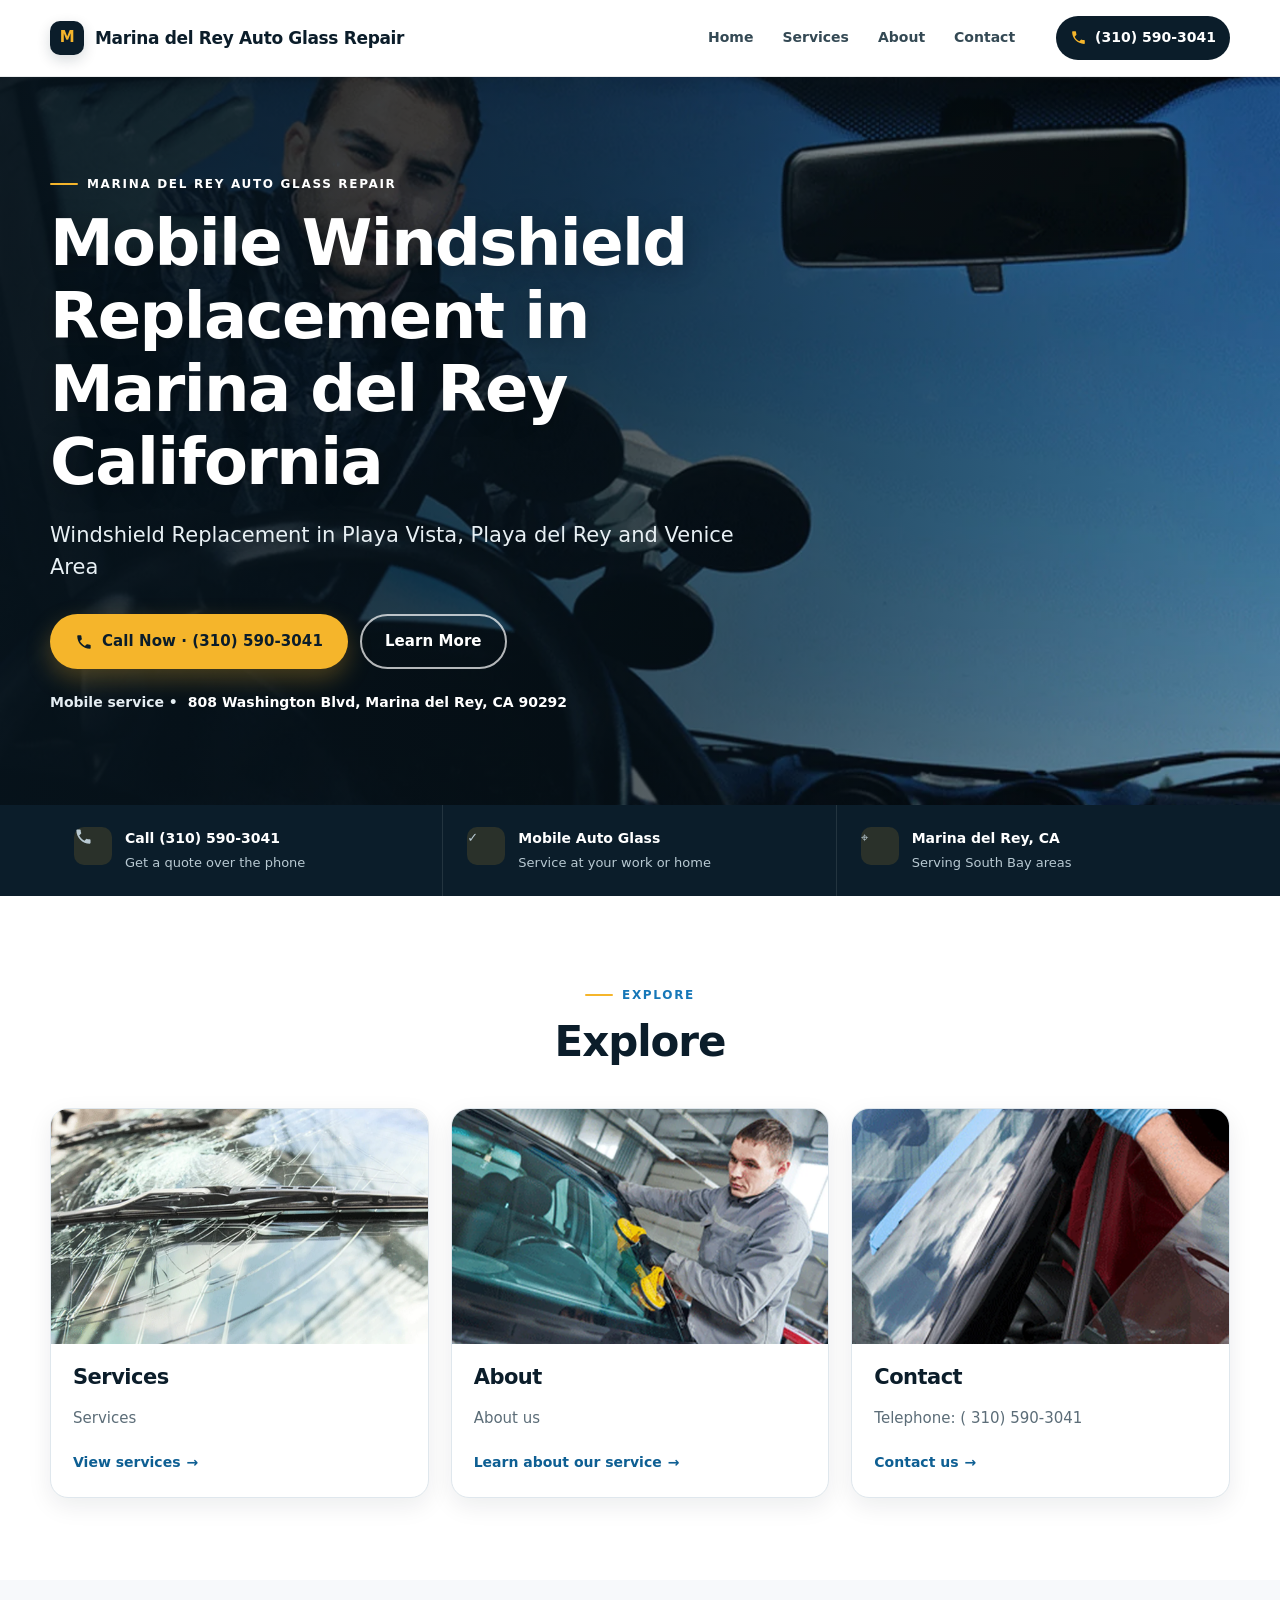
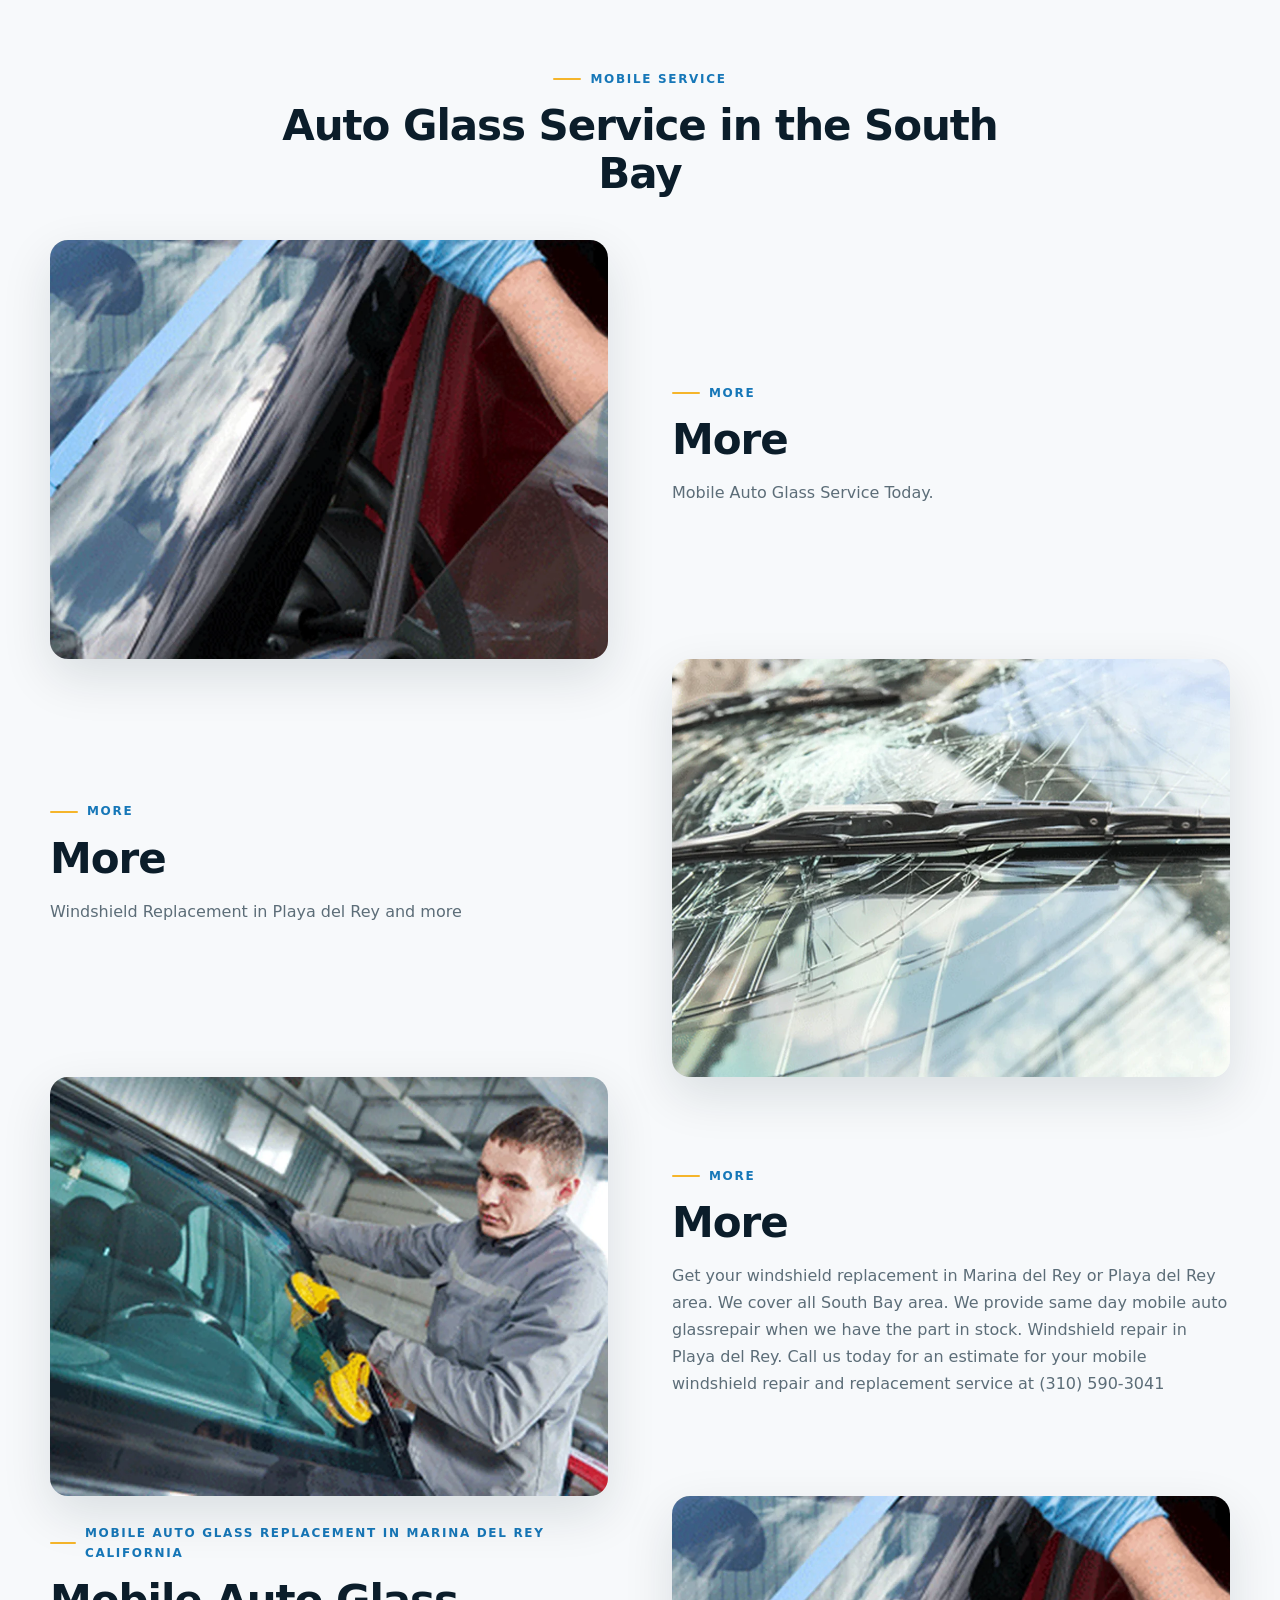
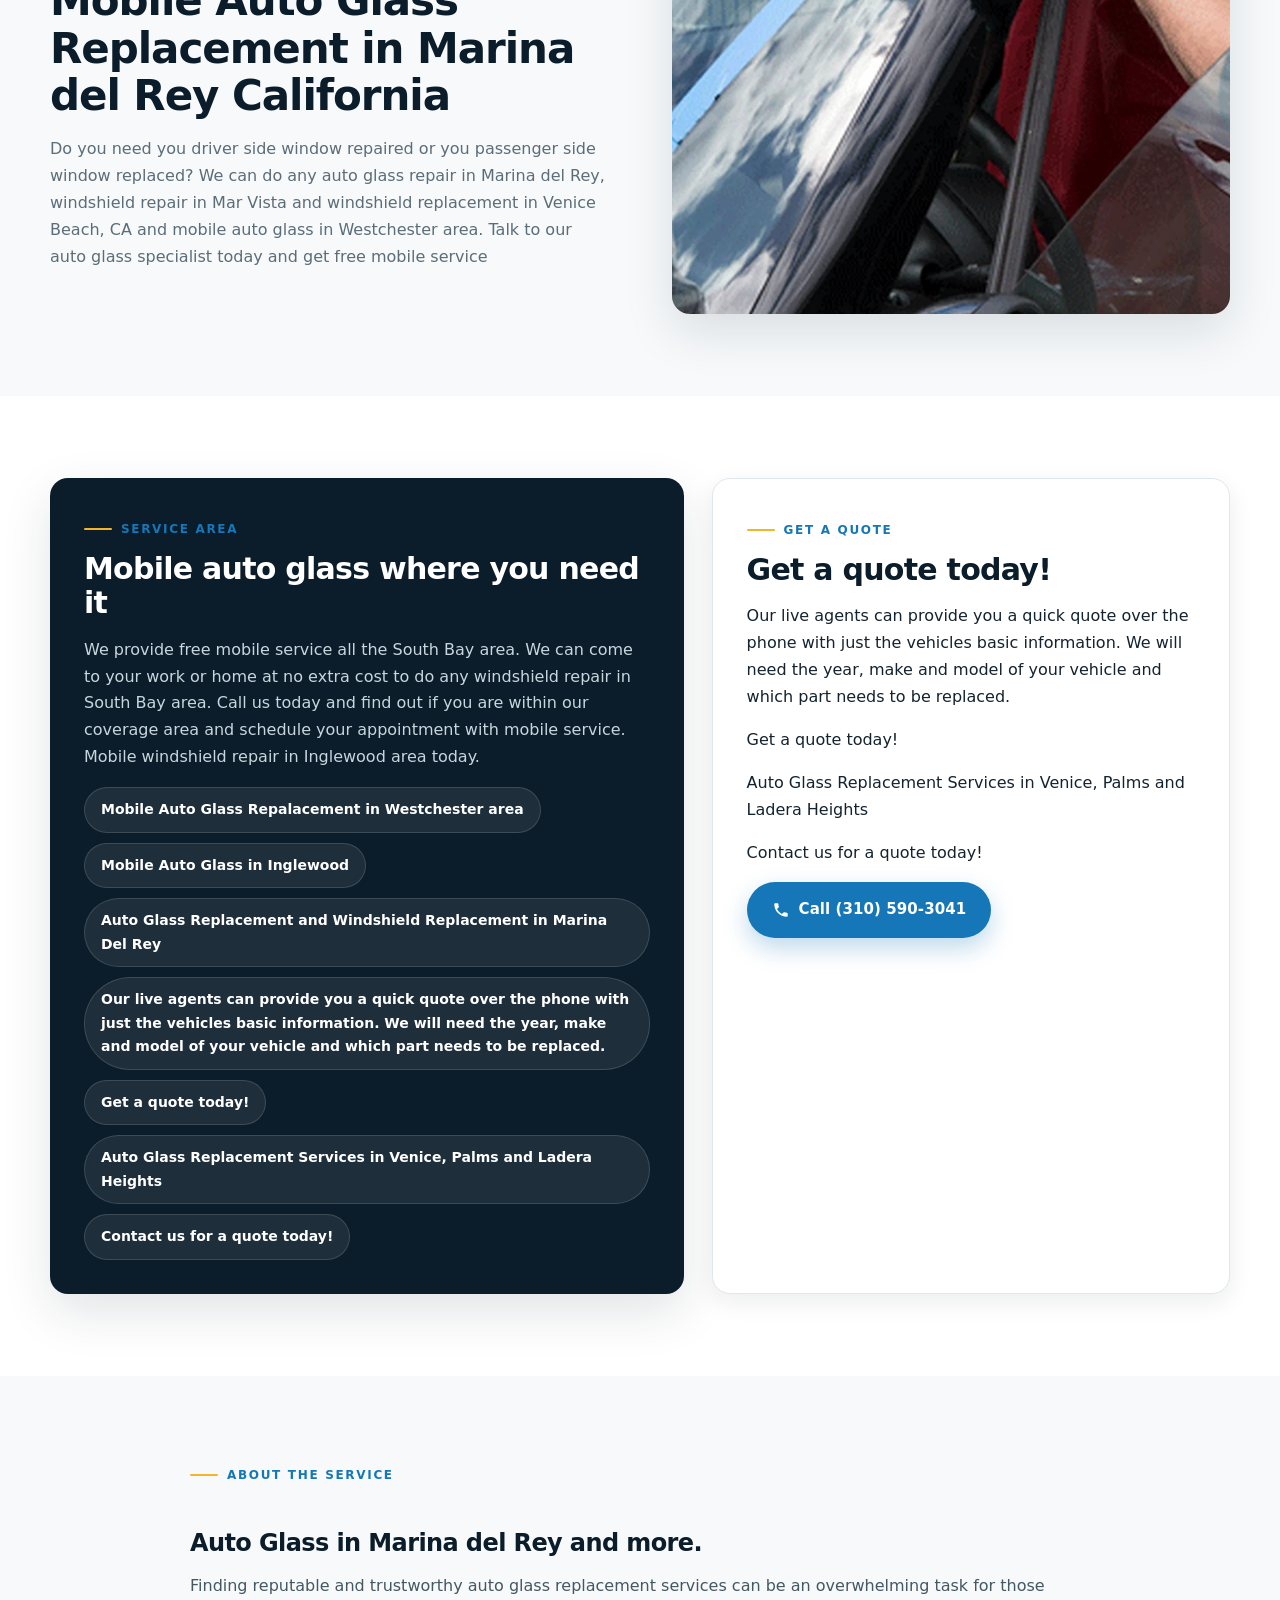
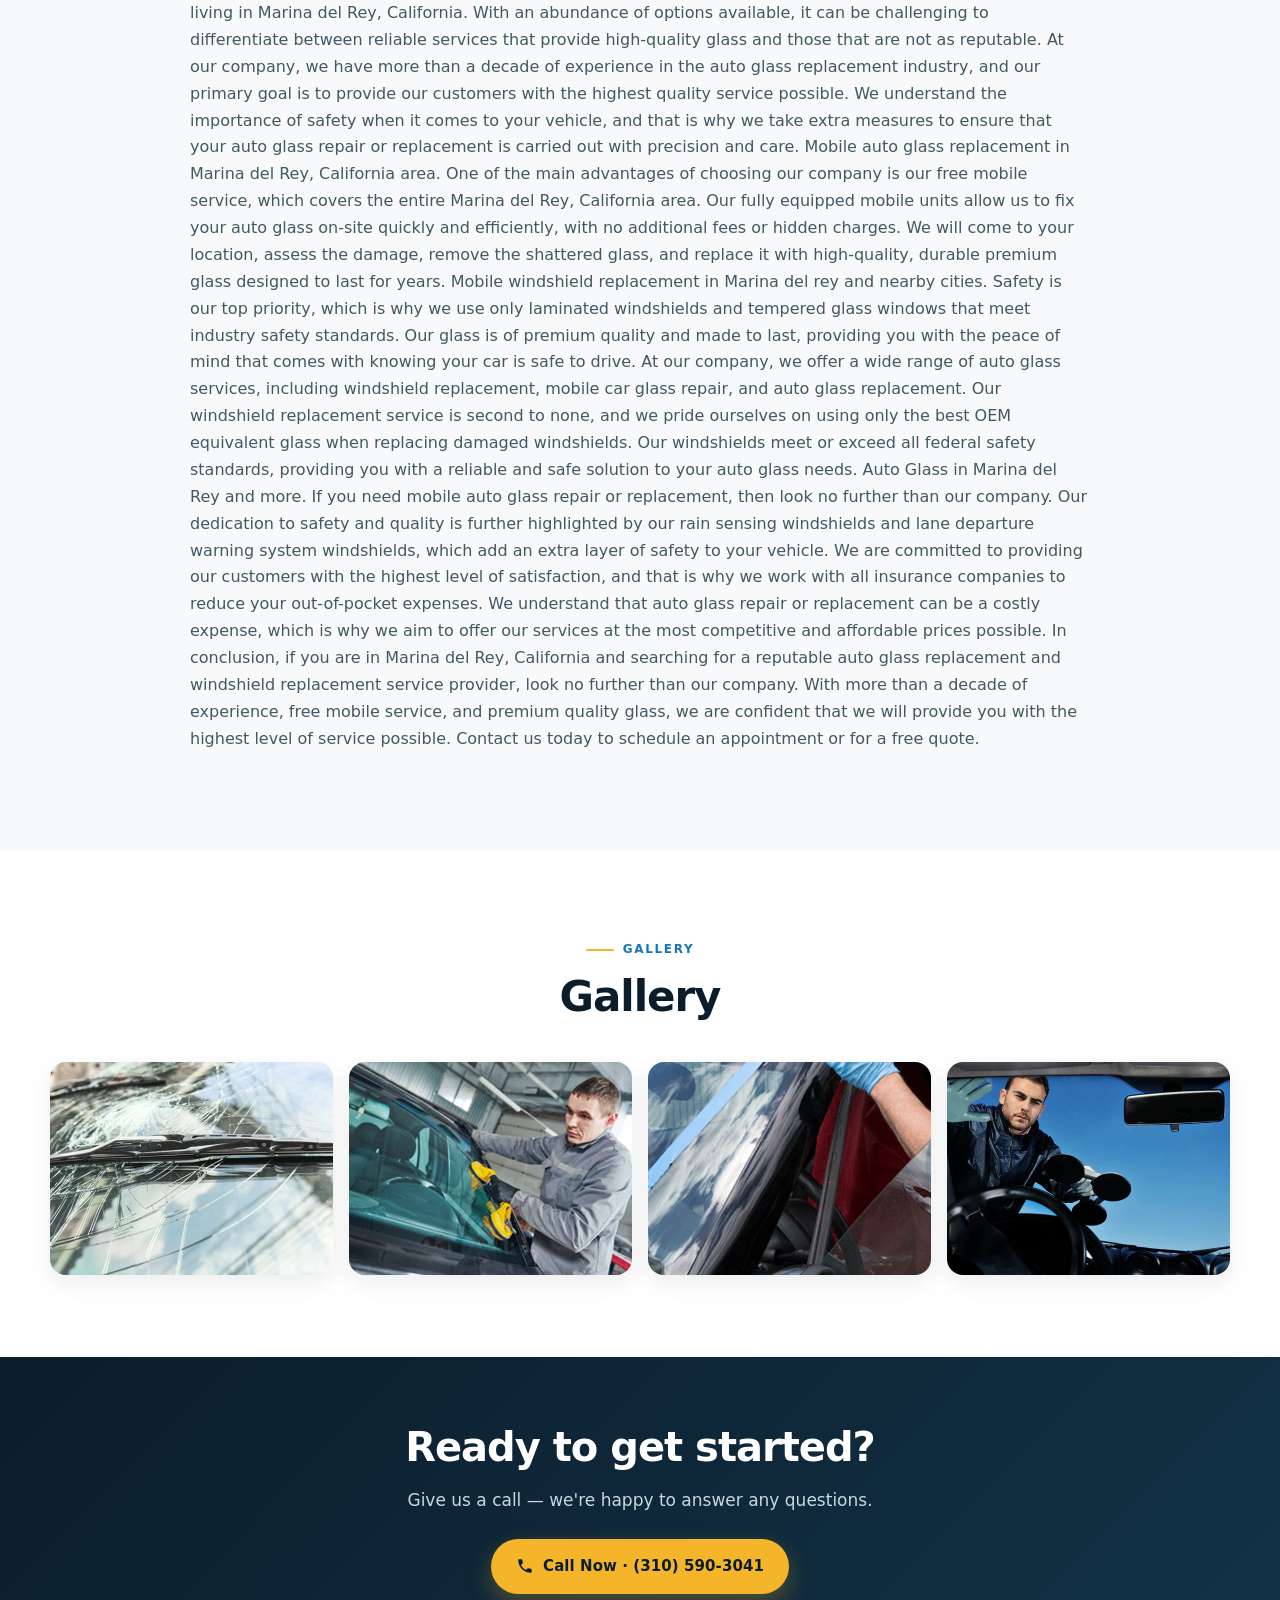
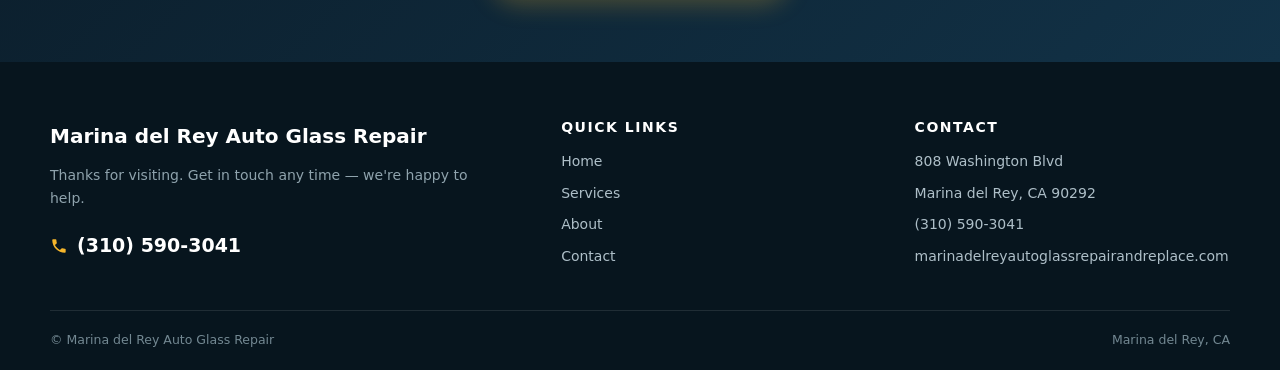
<file: index.html>
<!DOCTYPE html>
<html lang="en">
<head>
<meta charset="utf-8">
<meta name="viewport" content="width=device-width, initial-scale=1">
<title>Mobile Auto Glass Replacement in Marina del Rey and Windshield replacement in Playa del Rey and Playa Vista</title>
<meta name="description" content="We have been providing windshield replacement in South Bay Area for more than 10 year providing mobile auto glass replacement in Marina del Rey, CA, Venice Beach, Playa Vista, Inglewood, Westchester, Mar Vista and nearby cities. Call us today for a quote (310) 590-3041.">
<link rel="canonical" href="https://marinadelreyautoglassrepairandreplace.com/">
<link rel="icon" href="images/favicon.ico" sizes="any">
    <link rel="icon" type="image/png" sizes="512x512" href="images/favicon.png">
    <link rel="apple-touch-icon" sizes="180x180" href="images/apple-touch-icon.png">
<link rel="stylesheet" href="assets/redesign.css">
<script type="application/ld+json">
{
  "@context": "https://schema.org",
  "@type": "AutoRepair",
  "name": "Marina del Rey Auto Glass Repair",
  "url": "https://marinadelreyautoglassrepairandreplace.com",
  "telephone": "+1-310-590-3041",
  "address": {
    "@type": "PostalAddress",
    "streetAddress": "808 Washington Blvd",
    "addressLocality": "Marina del Rey",
    "addressRegion": "CA",
    "postalCode": "90292",
    "addressCountry": "US"
  },
  "areaServed": "South Bay area and nearby cities",
  "serviceType": [
    "Windshield Replacement",
    "Auto Glass Replacement",
    "Car Glass Replacement",
    "Mobile Auto Glass"
  ]
}
</script>
</head>
<body>
<header class="site-header">
  <div class="header-bar">
    <a href="index.html" class="brand" aria-label="Marina del Rey Auto Glass Repair home">
      <span class="brand-mark" aria-hidden="true">M</span>
      <span>Marina del Rey Auto Glass Repair</span>
    </a>
    <nav class="main-nav" aria-label="Primary navigation">
      <a href="index.html">Home</a>
      <a href="windshield-repair-mar-vista.html">Services</a>
      <a href="windshield-repair-venice-beach.html">About</a>
      <a href="windshield-repair-redondo-beach.html">Contact</a>
    </nav>
    <div class="header-cta">
      <a class="phone-pill" href="tel:3105903041"><svg viewBox="0 0 24 24" aria-hidden="true"><path d="M6.6 10.8c1.4 2.8 3.8 5.1 6.6 6.6l2.2-2.2c.3-.3.7-.4 1-.2 1.1.4 2.3.6 3.5.6.6 0 1 .4 1 1V20c0 .6-.4 1-1 1C10.6 21 3 13.4 3 4c0-.6.4-1 1-1h3.5c.6 0 1 .4 1 1 0 1.2.2 2.4.6 3.5.1.4 0 .8-.3 1L6.6 10.8z"/></svg><span class="btn-label">(310) 590-3041</span></a>
      <button class="nav-toggle" type="button" aria-label="Open menu" aria-controls="mobile-nav" aria-expanded="false">
        <span></span><span></span><span></span>
      </button>
    </div>
  </div>
</header>
<div class="nav-backdrop" aria-hidden="true"></div>
<nav id="mobile-nav" class="mobile-nav" aria-label="Mobile navigation">
  <a href="index.html">Home</a>
  <a href="windshield-repair-mar-vista.html">Services</a>
  <a href="windshield-repair-venice-beach.html">About</a>
  <a href="windshield-repair-redondo-beach.html">Contact</a>
  <a class="mobile-nav-phone" href="tel:3105903041"><svg viewBox="0 0 24 24" aria-hidden="true"><path d="M6.6 10.8c1.4 2.8 3.8 5.1 6.6 6.6l2.2-2.2c.3-.3.7-.4 1-.2 1.1.4 2.3.6 3.5.6.6 0 1 .4 1 1V20c0 .6-.4 1-1 1C10.6 21 3 13.4 3 4c0-.6.4-1 1-1h3.5c.6 0 1 .4 1 1 0 1.2.2 2.4.6 3.5.1.4 0 .8-.3 1L6.6 10.8z"/></svg><span>Call Now · (310) 590-3041</span></a>
</nav>

<main>
<section class="hero" style="background-image:url('images/hero-mobile-windshield.webp')">
  <div class="hero-inner">
    <div class="hero-copy">
      <div class="eyebrow">Marina del Rey Auto Glass Repair</div>
      <h1>Mobile Windshield Replacement in Marina del Rey California</h1>
      <p class="lead">Windshield Replacement in Playa Vista, Playa del Rey and Venice Area</p>
      <div class="hero-actions">
        <a class="btn btn-gold" href="tel:3105903041"><svg viewBox="0 0 24 24" aria-hidden="true"><path d="M6.6 10.8c1.4 2.8 3.8 5.1 6.6 6.6l2.2-2.2c.3-.3.7-.4 1-.2 1.1.4 2.3.6 3.5.6.6 0 1 .4 1 1V20c0 .6-.4 1-1 1C10.6 21 3 13.4 3 4c0-.6.4-1 1-1h3.5c.6 0 1 .4 1 1 0 1.2.2 2.4.6 3.5.1.4 0 .8-.3 1L6.6 10.8z"/></svg> Call Now · (310) 590-3041</a>
        <a class="btn btn-outline-light" href="#more">Learn More</a>
      </div>
      <div class="hero-note">Mobile service • <strong>808 Washington Blvd, Marina del Rey, CA 90292</strong></div>
    </div>
  </div>
</section>
<section class="trust-strip" aria-label="Business information">
  <div class="container trust-grid">
    <div class="trust-item"><span class="trust-icon"><svg viewBox="0 0 24 24" aria-hidden="true"><path d="M6.6 10.8c1.4 2.8 3.8 5.1 6.6 6.6l2.2-2.2c.3-.3.7-.4 1-.2 1.1.4 2.3.6 3.5.6.6 0 1 .4 1 1V20c0 .6-.4 1-1 1C10.6 21 3 13.4 3 4c0-.6.4-1 1-1h3.5c.6 0 1 .4 1 1 0 1.2.2 2.4.6 3.5.1.4 0 .8-.3 1L6.6 10.8z"/></svg></span><div><strong>Call (310) 590-3041</strong><span>Get a quote over the phone</span></div></div>
    <div class="trust-item"><span class="trust-icon">✓</span><div><strong>Mobile Auto Glass</strong><span>Service at your work or home</span></div></div>
    <div class="trust-item"><span class="trust-icon">⌖</span><div><strong>Marina del Rey, CA</strong><span>Serving South Bay areas</span></div></div>
  </div>
</section>
<section class="section">
  <div class="container">
    <div class="section-head"><div class="eyebrow">Explore</div><h2>Explore</h2></div>
    <div class="card-grid">
      <a class="card" href="windshield-repair-mar-vista.html"><div class="card-media"><img src="images/service-windshield.webp" alt="Services" loading="lazy"></div><div class="card-body"><h3>Services</h3><p>Services</p><span class="card-link">View services <span>→</span></span></div></a>
      <a class="card" href="windshield-repair-venice-beach.html"><div class="card-media"><img src="images/service-auto-glass.webp" alt="About us" loading="lazy"></div><div class="card-body"><h3>About</h3><p>About us</p><span class="card-link">Learn about our service <span>→</span></span></div></a>
      <a class="card" href="windshield-repair-redondo-beach.html"><div class="card-media"><img src="images/service-side-window.webp" alt="Contact Marina del Rey Auto Glass Repair" loading="lazy"></div><div class="card-body"><h3>Contact</h3><p>Telephone: ( 310) 590-3041</p><span class="card-link">Contact us <span>→</span></span></div></a>
    </div>
  </div>
</section>
<section class="section section-alt" id="more">
  <div class="container">
    <div class="section-head"><div class="eyebrow">Mobile service</div><h2>Auto Glass Service in the South Bay</h2></div>
    <article class="feature ">
      <div class="feature-media"><img src="images/service-side-window.webp" alt="auto glass service technician" loading="lazy"></div>
      <div class="feature-copy"><div class="eyebrow">More</div><h2>More</h2><p>Mobile Auto Glass Service Today.</p></div>
    </article><article class="feature reverse">
      <div class="feature-media"><img src="images/service-windshield.webp" alt="windshield replacement service" loading="lazy"></div>
      <div class="feature-copy"><div class="eyebrow">More</div><h2>More</h2><p>Windshield Replacement in Playa del Rey and more</p></div>
    </article><article class="feature ">
      <div class="feature-media"><img src="images/service-auto-glass.webp" alt="mobile auto glass repair in Marina del Rey" loading="lazy"></div>
      <div class="feature-copy"><div class="eyebrow">More</div><h2>More</h2><p>Get your windshield replacement in Marina del Rey or Playa del Rey area. We cover all South Bay area. We provide same day mobile auto glassrepair when we have the part in stock. Windshield repair in Playa del Rey. Call us today for an estimate for your mobile windshield repair and replacement service at (310) 590-3041</p></div>
    </article><article class="feature reverse">
      <div class="feature-media"><img src="images/service-side-window.webp" alt="mobile auto glass replacement in Marina del Rey" loading="lazy"></div>
      <div class="feature-copy"><div class="eyebrow">Mobile Auto Glass Replacement in Marina del Rey California</div><h2>Mobile Auto Glass Replacement in Marina del Rey California</h2><p>Do you need you driver side window repaired or you passenger side window replaced? We can do any auto glass repair in Marina del Rey, windshield repair in Mar Vista and windshield replacement in Venice Beach, CA and mobile auto glass in Westchester area. Talk to our auto glass specialist today and get free mobile service</p></div>
    </article>
  </div>
</section>
<section class="section">
  <div class="container coverage">
    <div class="coverage-panel">
      <div class="eyebrow">Service area</div>
      <h2>Mobile auto glass where you need it</h2>
      <p>We provide free mobile service all the South Bay area. We can come to your work or home at no extra cost to do any windshield repair in South Bay area. Call us today and find out if you are within our coverage area and schedule your appointment with mobile service. Mobile windshield repair in Inglewood area today.</p>
      <div class="chips">
        <span class="chip">Mobile Auto Glass Repalacement in Westchester area</span><span class="chip">Mobile Auto Glass in Inglewood</span><span class="chip">Auto Glass Replacement and Windshield Replacement in Marina Del Rey</span><span class="chip">Our live agents can provide you a quick quote over the phone with just the vehicles basic information. We will need the year, make and model of your vehicle and which part needs to be replaced.</span><span class="chip">Get a quote today!</span><span class="chip">Auto Glass Replacement Services in Venice, Palms and Ladera Heights</span><span class="chip">Contact us for a quote today!</span>
      </div>
    </div>
    <div class="contact-panel">
      <div class="eyebrow">Get a quote</div>
      <h2>Get a quote today!</h2>
      <p>Our live agents can provide you a quick quote over the phone with just the vehicles basic information. We will need the year, make and model of your vehicle and which part needs to be replaced.</p>
      <p>Get a quote today!</p>
      <p>Auto Glass Replacement Services in Venice, Palms and Ladera Heights</p>
      <p>Contact us for a quote today!</p>
      <a class="btn btn-primary" href="tel:3105903041"><svg viewBox="0 0 24 24" aria-hidden="true"><path d="M6.6 10.8c1.4 2.8 3.8 5.1 6.6 6.6l2.2-2.2c.3-.3.7-.4 1-.2 1.1.4 2.3.6 3.5.6.6 0 1 .4 1 1V20c0 .6-.4 1-1 1C10.6 21 3 13.4 3 4c0-.6.4-1 1-1h3.5c.6 0 1 .4 1 1 0 1.2.2 2.4.6 3.5.1.4 0 .8-.3 1L6.6 10.8z"/></svg> Call (310) 590-3041</a>
    </div>
  </div>
</section>
<section class="section section-alt">
  <div class="container content-copy">
    <div class="eyebrow">About the service</div>
    <h2>Auto Glass in Marina del Rey and more.</h2>
    <p>Finding reputable and trustworthy auto glass replacement services can be an overwhelming task for those living in Marina del Rey, California. With an abundance of options available, it can be challenging to differentiate between reliable services that provide high-quality glass and those that are not as reputable. At our company, we have more than a decade of experience in the auto glass replacement industry, and our primary goal is to provide our customers with the highest quality service possible. We understand the importance of safety when it comes to your vehicle, and that is why we take extra measures to ensure that your auto glass repair or replacement is carried out with precision and care. Mobile auto glass replacement in Marina del Rey, California area. One of the main advantages of choosing our company is our free mobile service, which covers the entire Marina del Rey, California area. Our fully equipped mobile units allow us to fix your auto glass on-site quickly and efficiently, with no additional fees or hidden charges. We will come to your location, assess the damage, remove the shattered glass, and replace it with high-quality, durable premium glass designed to last for years. Mobile windshield replacement in Marina del rey and nearby cities. Safety is our top priority, which is why we use only laminated windshields and tempered glass windows that meet industry safety standards. Our glass is of premium quality and made to last, providing you with the peace of mind that comes with knowing your car is safe to drive. At our company, we offer a wide range of auto glass services, including windshield replacement, mobile car glass repair, and auto glass replacement. Our windshield replacement service is second to none, and we pride ourselves on using only the best OEM equivalent glass when replacing damaged windshields. Our windshields meet or exceed all federal safety standards, providing you with a reliable and safe solution to your auto glass needs. Auto Glass in Marina del Rey and more. If you need mobile auto glass repair or replacement, then look no further than our company. Our dedication to safety and quality is further highlighted by our rain sensing windshields and lane departure warning system windshields, which add an extra layer of safety to your vehicle. We are committed to providing our customers with the highest level of satisfaction, and that is why we work with all insurance companies to reduce your out-of-pocket expenses. We understand that auto glass repair or replacement can be a costly expense, which is why we aim to offer our services at the most competitive and affordable prices possible. In conclusion, if you are in Marina del Rey, California and searching for a reputable auto glass replacement and windshield replacement service provider, look no further than our company. With more than a decade of experience, free mobile service, and premium quality glass, we are confident that we will provide you with the highest level of service possible. Contact us today to schedule an appointment or for a free quote.</p>
  </div>
</section>
<section class="section">
  <div class="container">
    <div class="section-head"><div class="eyebrow">Gallery</div><h2>Gallery</h2></div>
    <div class="gallery">
      <div class="gallery-item"><img src="images/service-windshield.webp" alt="Mobile Windshield Replacement in Marina del Rey California" loading="lazy"></div>
      <div class="gallery-item"><img src="images/service-auto-glass.webp" alt="Auto glass repair in Marina del Rey" loading="lazy"></div>
      <div class="gallery-item"><img src="images/service-side-window.webp" alt="Windshield replacement and car glass repair" loading="lazy"></div>
      <div class="gallery-item"><img src="images/hero-mobile-windshield.webp" alt="Windshield repair service" loading="lazy"></div>
    </div>
  </div>
</section>
</main>

<section class="cta-band">
  <div class="container">
    <h2>Ready to get started?</h2>
    <p>Give us a call — we're happy to answer any questions.</p>
    <a class="btn btn-gold" href="tel:3105903041"><svg viewBox="0 0 24 24" aria-hidden="true"><path d="M6.6 10.8c1.4 2.8 3.8 5.1 6.6 6.6l2.2-2.2c.3-.3.7-.4 1-.2 1.1.4 2.3.6 3.5.6.6 0 1 .4 1 1V20c0 .6-.4 1-1 1C10.6 21 3 13.4 3 4c0-.6.4-1 1-1h3.5c.6 0 1 .4 1 1 0 1.2.2 2.4.6 3.5.1.4 0 .8-.3 1L6.6 10.8z"/></svg> Call Now · (310) 590-3041</a>
  </div>
</section>
<footer class="site-footer">
  <div class="container">
    <div class="footer-grid">
      <div class="footer-brand">
        <div class="footer-title">Marina del Rey Auto Glass Repair</div>
        <p>Thanks for visiting. Get in touch any time — we're happy to help.</p>
        <a class="footer-phone" href="tel:3105903041"><svg viewBox="0 0 24 24" aria-hidden="true"><path d="M6.6 10.8c1.4 2.8 3.8 5.1 6.6 6.6l2.2-2.2c.3-.3.7-.4 1-.2 1.1.4 2.3.6 3.5.6.6 0 1 .4 1 1V20c0 .6-.4 1-1 1C10.6 21 3 13.4 3 4c0-.6.4-1 1-1h3.5c.6 0 1 .4 1 1 0 1.2.2 2.4.6 3.5.1.4 0 .8-.3 1L6.6 10.8z"/></svg>(310) 590-3041</a>
      </div>
      <div>
        <h4>Quick Links</h4>
        <div class="footer-links">
          <a href="index.html">Home</a>
          <a href="windshield-repair-mar-vista.html">Services</a>
          <a href="windshield-repair-venice-beach.html">About</a>
          <a href="windshield-repair-redondo-beach.html">Contact</a>
        </div>
      </div>
      <div>
        <h4>Contact</h4>
        <div class="footer-links">
          <span>808 Washington Blvd</span>
          <span>Marina del Rey, CA 90292</span>
          <a href="tel:3105903041">(310) 590-3041</a>
          <a href="https://marinadelreyautoglassrepairandreplace.com">marinadelreyautoglassrepairandreplace.com</a>
        </div>
      </div>
    </div>
    <div class="footer-bottom">
      <span>© Marina del Rey Auto Glass Repair</span>
      <span>Marina del Rey, CA</span>
    </div>
  </div>
</footer>

<script src="assets/redesign.js" defer></script>
</body></html>
</file>
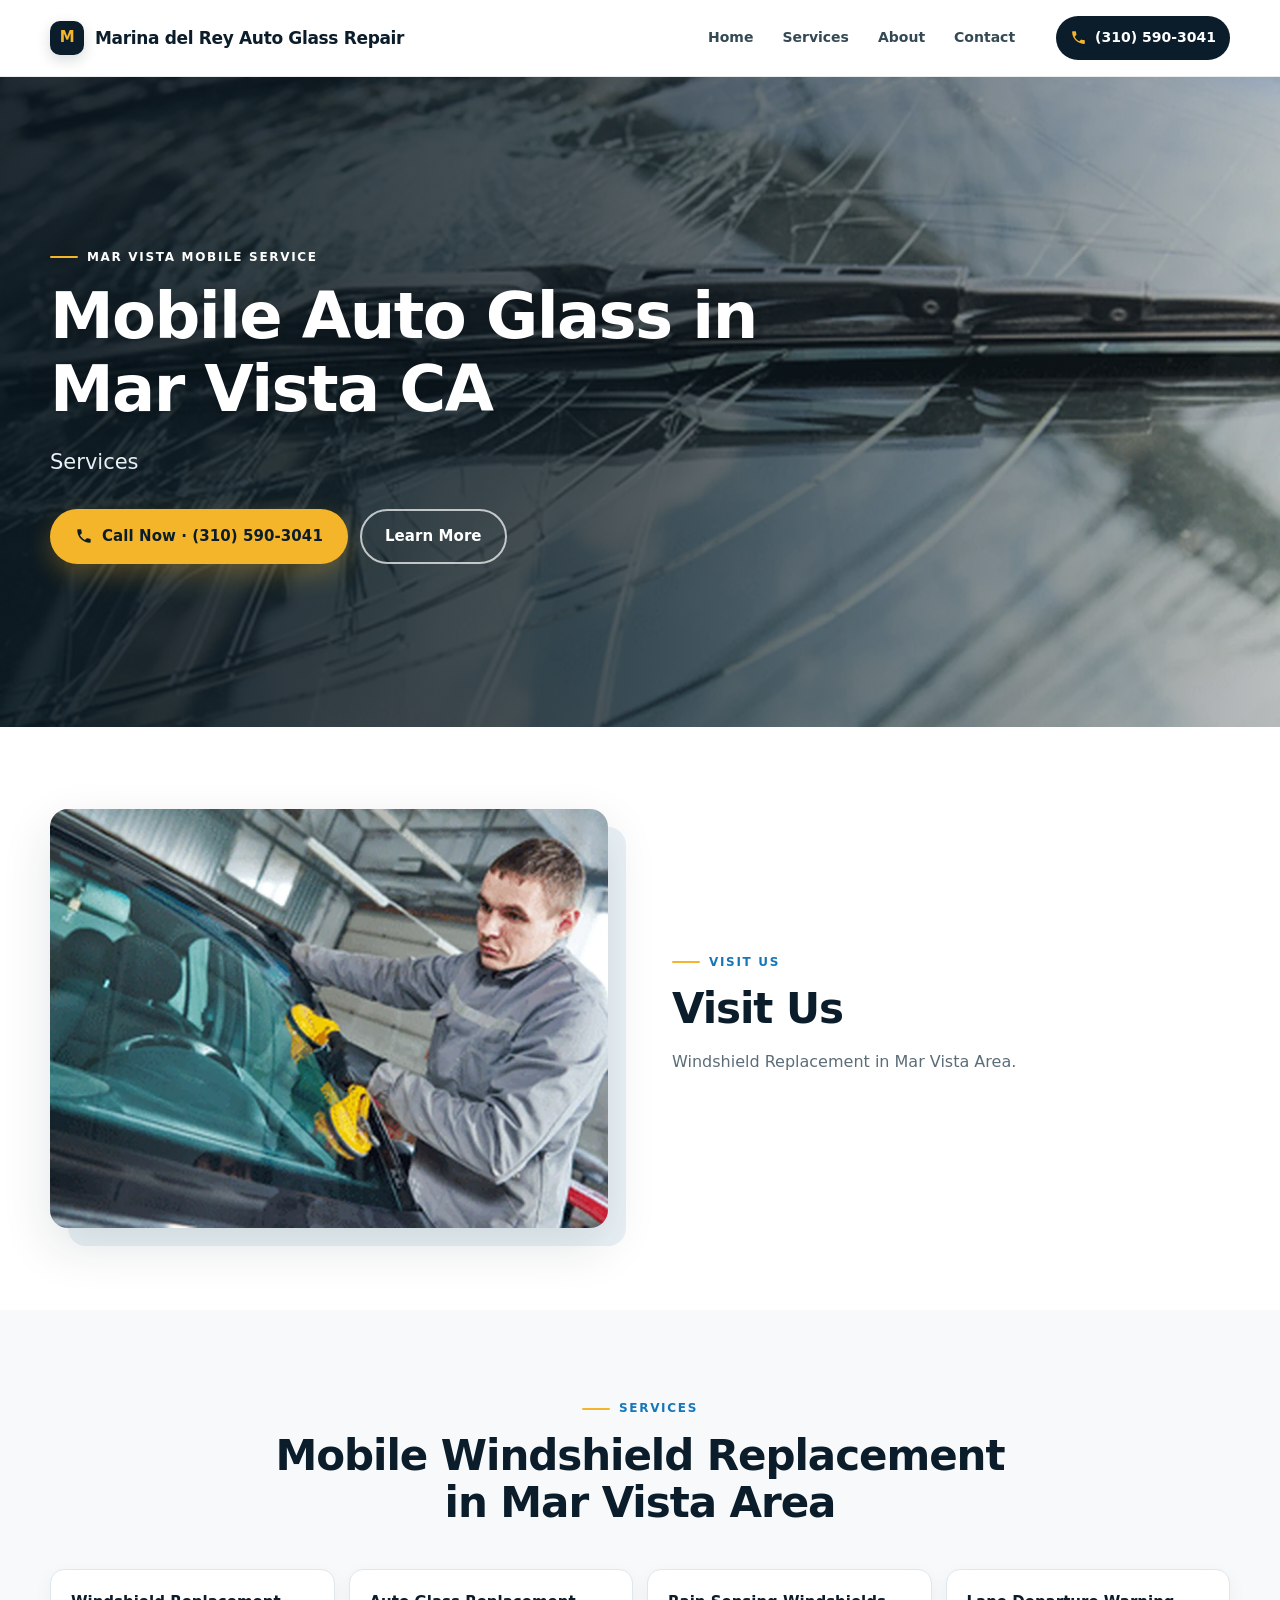
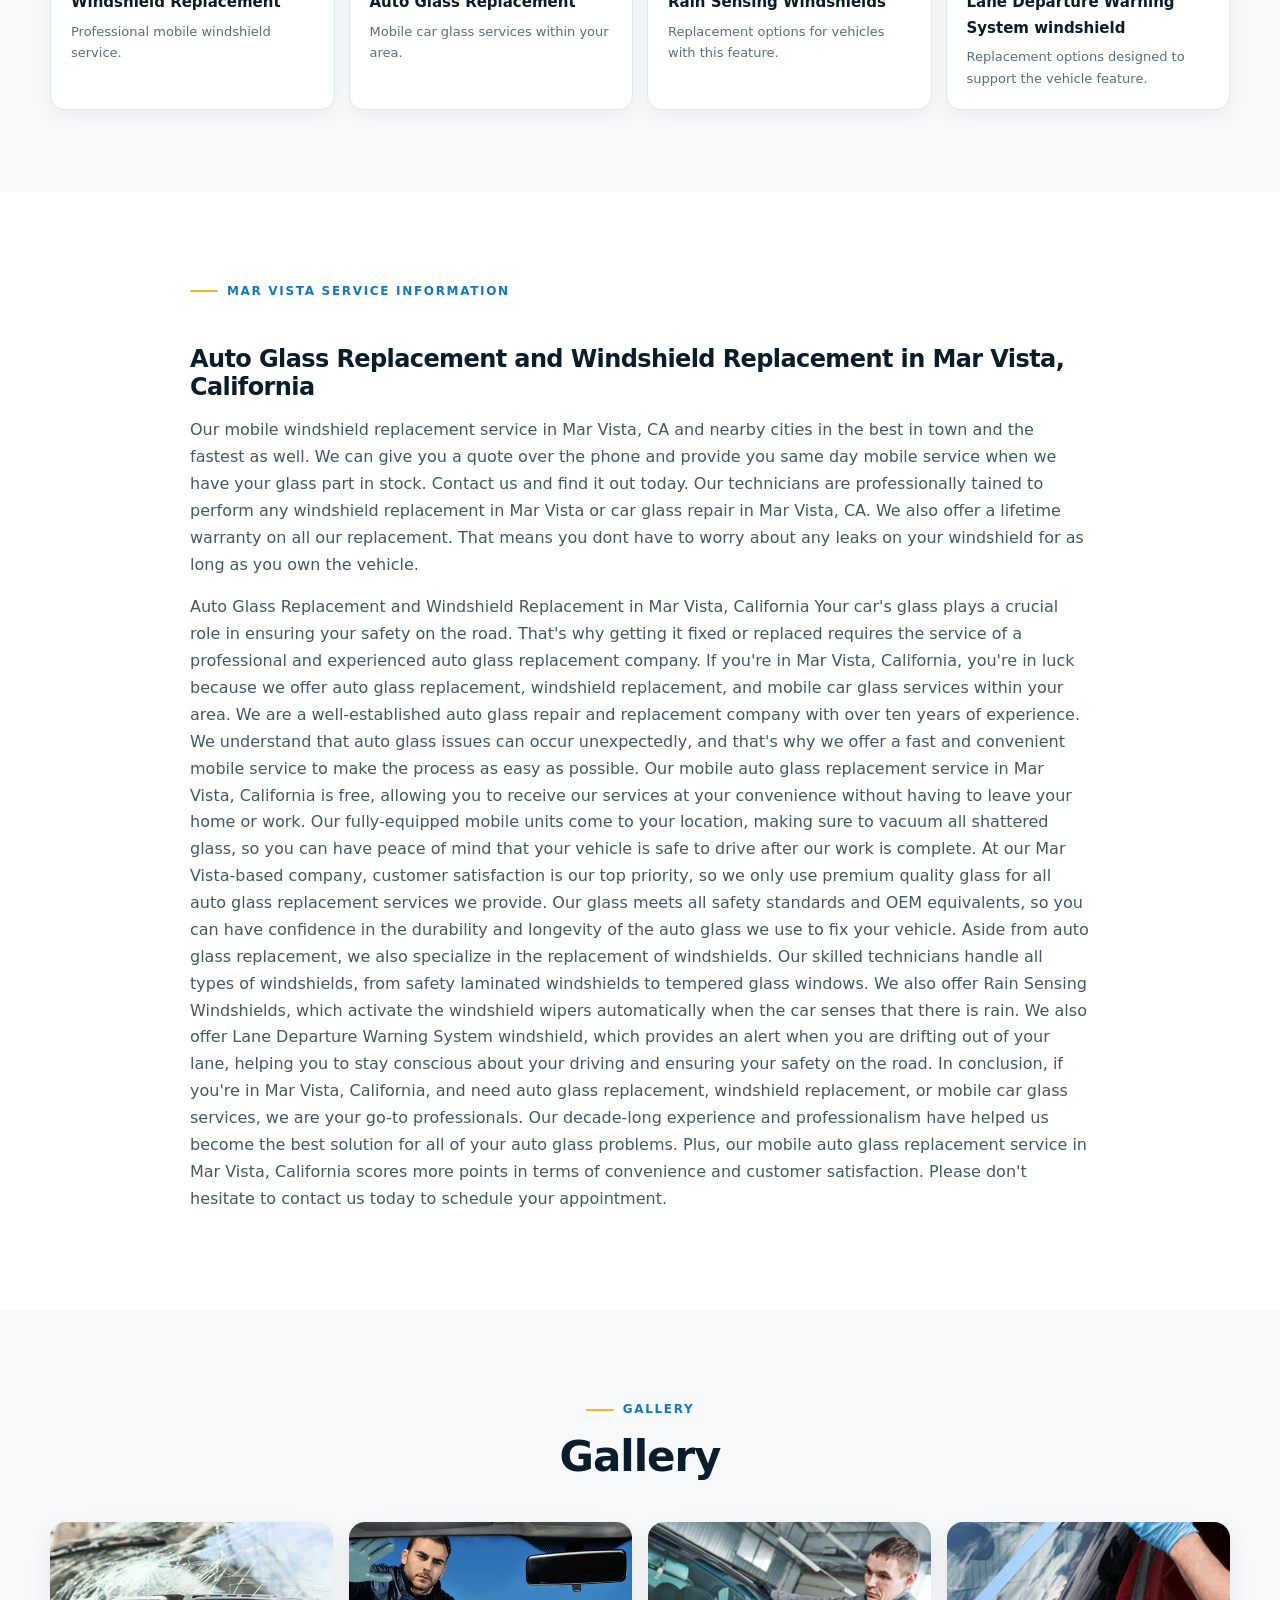
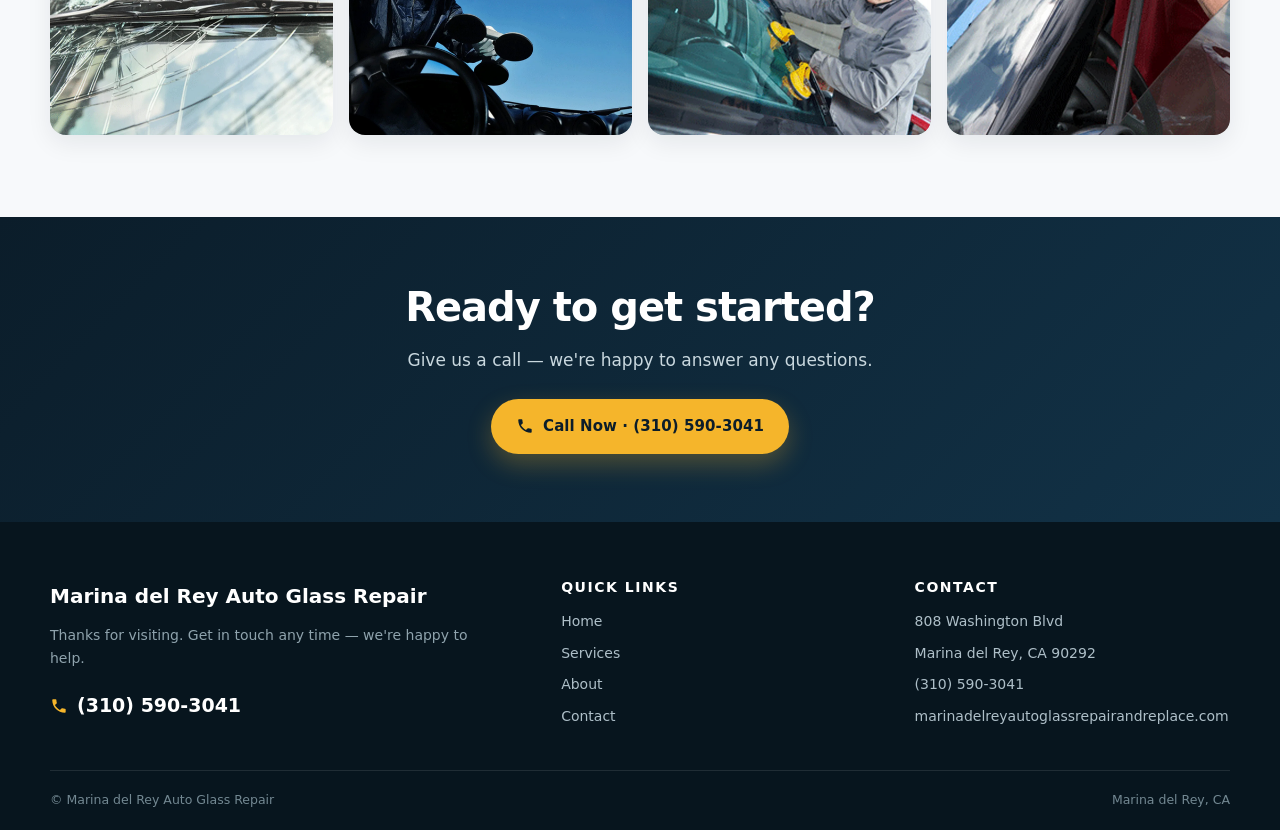
<file: windshield-repair-mar-vista.html>
<!DOCTYPE html>
<html lang="en">
<head>
<meta charset="utf-8">
<meta name="viewport" content="width=device-width, initial-scale=1">
<title>Mobile Windshield Replacement in Mar Vista, CA and Auto Glass Replacement in Mar Vista</title>
<meta name="description" content="Get your windshield replacement in Mar Vista or auto glass replacement in Mar Vista, CA. We provide mobile service all South Bay area and nearby cities. Get your estimate today">
<link rel="canonical" href="https://marinadelreyautoglassrepairandreplace.com/windshield-repair-mar-vista">
<link rel="icon" href="images/favicon.ico" sizes="any">
    <link rel="icon" type="image/png" sizes="512x512" href="images/favicon.png">
    <link rel="apple-touch-icon" sizes="180x180" href="images/apple-touch-icon.png">
<link rel="stylesheet" href="assets/redesign.css">
<script type="application/ld+json">
{
  "@context": "https://schema.org",
  "@type": "AutoRepair",
  "name": "Marina del Rey Auto Glass Repair",
  "url": "https://marinadelreyautoglassrepairandreplace.com",
  "telephone": "+1-310-590-3041",
  "address": {
    "@type": "PostalAddress",
    "streetAddress": "808 Washington Blvd",
    "addressLocality": "Marina del Rey",
    "addressRegion": "CA",
    "postalCode": "90292",
    "addressCountry": "US"
  },
  "areaServed": "South Bay area and nearby cities",
  "serviceType": [
    "Windshield Replacement",
    "Auto Glass Replacement",
    "Car Glass Replacement",
    "Mobile Auto Glass"
  ]
}
</script>
</head>
<body>
<header class="site-header">
  <div class="header-bar">
    <a href="index.html" class="brand" aria-label="Marina del Rey Auto Glass Repair home">
      <span class="brand-mark" aria-hidden="true">M</span>
      <span>Marina del Rey Auto Glass Repair</span>
    </a>
    <nav class="main-nav" aria-label="Primary navigation">
      <a href="index.html">Home</a>
      <a href="windshield-repair-mar-vista.html">Services</a>
      <a href="windshield-repair-venice-beach.html">About</a>
      <a href="windshield-repair-redondo-beach.html">Contact</a>
    </nav>
    <div class="header-cta">
      <a class="phone-pill" href="tel:3105903041"><svg viewBox="0 0 24 24" aria-hidden="true"><path d="M6.6 10.8c1.4 2.8 3.8 5.1 6.6 6.6l2.2-2.2c.3-.3.7-.4 1-.2 1.1.4 2.3.6 3.5.6.6 0 1 .4 1 1V20c0 .6-.4 1-1 1C10.6 21 3 13.4 3 4c0-.6.4-1 1-1h3.5c.6 0 1 .4 1 1 0 1.2.2 2.4.6 3.5.1.4 0 .8-.3 1L6.6 10.8z"/></svg><span class="btn-label">(310) 590-3041</span></a>
      <button class="nav-toggle" type="button" aria-label="Open menu" aria-controls="mobile-nav" aria-expanded="false">
        <span></span><span></span><span></span>
      </button>
    </div>
  </div>
</header>
<div class="nav-backdrop" aria-hidden="true"></div>
<nav id="mobile-nav" class="mobile-nav" aria-label="Mobile navigation">
  <a href="index.html">Home</a>
  <a href="windshield-repair-mar-vista.html">Services</a>
  <a href="windshield-repair-venice-beach.html">About</a>
  <a href="windshield-repair-redondo-beach.html">Contact</a>
  <a class="mobile-nav-phone" href="tel:3105903041"><svg viewBox="0 0 24 24" aria-hidden="true"><path d="M6.6 10.8c1.4 2.8 3.8 5.1 6.6 6.6l2.2-2.2c.3-.3.7-.4 1-.2 1.1.4 2.3.6 3.5.6.6 0 1 .4 1 1V20c0 .6-.4 1-1 1C10.6 21 3 13.4 3 4c0-.6.4-1 1-1h3.5c.6 0 1 .4 1 1 0 1.2.2 2.4.6 3.5.1.4 0 .8-.3 1L6.6 10.8z"/></svg><span>Call Now · (310) 590-3041</span></a>
</nav>

<main>
<section class="hero" style="background-image:url('images/service-windshield.webp')">
 <div class="hero-inner"><div class="hero-copy">
  <div class="eyebrow">Mar Vista mobile service</div>
  <h1>Mobile Auto Glass in Mar Vista CA</h1>
  <p class="lead">Services</p>
  <div class="hero-actions"><a class="btn btn-gold" href="tel:3105903041"><svg viewBox="0 0 24 24" aria-hidden="true"><path d="M6.6 10.8c1.4 2.8 3.8 5.1 6.6 6.6l2.2-2.2c.3-.3.7-.4 1-.2 1.1.4 2.3.6 3.5.6.6 0 1 .4 1 1V20c0 .6-.4 1-1 1C10.6 21 3 13.4 3 4c0-.6.4-1 1-1h3.5c.6 0 1 .4 1 1 0 1.2.2 2.4.6 3.5.1.4 0 .8-.3 1L6.6 10.8z"/></svg> Call Now · (310) 590-3041</a><a class="btn btn-outline-light" href="#more">Learn More</a></div>
 </div></div>
</section>
<section class="section" id="more">
 <div class="container">
  <div class="feature">
   <div class="feature-media"><img src="images/service-auto-glass.webp" alt="windshield repair in Mar Vista" loading="lazy"></div>
   <div class="feature-copy"><div class="eyebrow">Visit Us</div><h2>Visit Us</h2><p>Windshield Replacement in Mar Vista Area.</p></div>
  </div>
 </div>
</section>
<section class="section section-alt">
 <div class="container">
  <div class="section-head"><div class="eyebrow">Services</div><h2>Mobile Windshield Replacement in Mar Vista Area</h2><p></p></div>
  <div class="service-list">
   <div class="service-tile"><strong>Windshield Replacement</strong><p>Professional mobile windshield service.</p></div>
   <div class="service-tile"><strong>Auto Glass Replacement</strong><p>Mobile car glass services within your area.</p></div>
   <div class="service-tile"><strong>Rain Sensing Windshields</strong><p>Replacement options for vehicles with this feature.</p></div>
   <div class="service-tile"><strong>Lane Departure Warning System windshield</strong><p>Replacement options designed to support the vehicle feature.</p></div>
  </div>
 </div>
</section>
<section class="section">
 <div class="container content-copy">
  <div class="eyebrow">Mar Vista service information</div>
  <h2>Auto Glass Replacement and Windshield Replacement in Mar Vista, California</h2>
  <p>Our mobile windshield replacement service in Mar Vista, CA and nearby cities in the best in town and the fastest as well. We can give you a quote over the phone and provide you same day mobile service when we have your glass part in stock. Contact us and find it out today. Our technicians are professionally tained to perform any windshield replacement in Mar Vista or car glass repair in Mar Vista, CA. We also offer a lifetime warranty on all our replacement. That means you dont have to worry about any leaks on your windshield for as long as you own the vehicle.</p>
  <p>Auto Glass Replacement and Windshield Replacement in Mar Vista, California Your car's glass plays a crucial role in ensuring your safety on the road. That's why getting it fixed or replaced requires the service of a professional and experienced auto glass replacement company. If you're in Mar Vista, California, you're in luck because we offer auto glass replacement, windshield replacement, and mobile car glass services within your area. We are a well-established auto glass repair and replacement company with over ten years of experience. We understand that auto glass issues can occur unexpectedly, and that's why we offer a fast and convenient mobile service to make the process as easy as possible. Our mobile auto glass replacement service in Mar Vista, California is free, allowing you to receive our services at your convenience without having to leave your home or work. Our fully-equipped mobile units come to your location, making sure to vacuum all shattered glass, so you can have peace of mind that your vehicle is safe to drive after our work is complete. At our Mar Vista-based company, customer satisfaction is our top priority, so we only use premium quality glass for all auto glass replacement services we provide. Our glass meets all safety standards and OEM equivalents, so you can have confidence in the durability and longevity of the auto glass we use to fix your vehicle. Aside from auto glass replacement, we also specialize in the replacement of windshields. Our skilled technicians handle all types of windshields, from safety laminated windshields to tempered glass windows. We also offer Rain Sensing Windshields, which activate the windshield wipers automatically when the car senses that there is rain. We also offer Lane Departure Warning System windshield, which provides an alert when you are drifting out of your lane, helping you to stay conscious about your driving and ensuring your safety on the road. In conclusion, if you're in Mar Vista, California, and need auto glass replacement, windshield replacement, or mobile car glass services, we are your go-to professionals. Our decade-long experience and professionalism have helped us become the best solution for all of your auto glass problems. Plus, our mobile auto glass replacement service in Mar Vista, California scores more points in terms of convenience and customer satisfaction. Please don't hesitate to contact us today to schedule your appointment.</p>
 </div>
</section>
<section class="section section-alt">
 <div class="container">
  <div class="section-head"><div class="eyebrow">Gallery</div><h2>Gallery</h2></div>
  <div class="gallery">
   <div class="gallery-item"><img src="images/service-windshield.webp" alt="car glass repair in Mar Vista" loading="lazy"></div>
   <div class="gallery-item"><img src="images/hero-mobile-windshield.webp" alt="windshield repair in Mar Vista CA and more." loading="lazy"></div>
   <div class="gallery-item"><img src="images/service-auto-glass.webp" alt="car window repair in Mar Vista area." loading="lazy"></div>
   <div class="gallery-item"><img src="images/service-side-window.webp" alt="mobile auto glass in Mar Vista" loading="lazy"></div>
  </div>
 </div>
</section>
</main>

<section class="cta-band">
  <div class="container">
    <h2>Ready to get started?</h2>
    <p>Give us a call — we're happy to answer any questions.</p>
    <a class="btn btn-gold" href="tel:3105903041"><svg viewBox="0 0 24 24" aria-hidden="true"><path d="M6.6 10.8c1.4 2.8 3.8 5.1 6.6 6.6l2.2-2.2c.3-.3.7-.4 1-.2 1.1.4 2.3.6 3.5.6.6 0 1 .4 1 1V20c0 .6-.4 1-1 1C10.6 21 3 13.4 3 4c0-.6.4-1 1-1h3.5c.6 0 1 .4 1 1 0 1.2.2 2.4.6 3.5.1.4 0 .8-.3 1L6.6 10.8z"/></svg> Call Now · (310) 590-3041</a>
  </div>
</section>
<footer class="site-footer">
  <div class="container">
    <div class="footer-grid">
      <div class="footer-brand">
        <div class="footer-title">Marina del Rey Auto Glass Repair</div>
        <p>Thanks for visiting. Get in touch any time — we're happy to help.</p>
        <a class="footer-phone" href="tel:3105903041"><svg viewBox="0 0 24 24" aria-hidden="true"><path d="M6.6 10.8c1.4 2.8 3.8 5.1 6.6 6.6l2.2-2.2c.3-.3.7-.4 1-.2 1.1.4 2.3.6 3.5.6.6 0 1 .4 1 1V20c0 .6-.4 1-1 1C10.6 21 3 13.4 3 4c0-.6.4-1 1-1h3.5c.6 0 1 .4 1 1 0 1.2.2 2.4.6 3.5.1.4 0 .8-.3 1L6.6 10.8z"/></svg>(310) 590-3041</a>
      </div>
      <div>
        <h4>Quick Links</h4>
        <div class="footer-links">
          <a href="index.html">Home</a>
          <a href="windshield-repair-mar-vista.html">Services</a>
          <a href="windshield-repair-venice-beach.html">About</a>
          <a href="windshield-repair-redondo-beach.html">Contact</a>
        </div>
      </div>
      <div>
        <h4>Contact</h4>
        <div class="footer-links">
          <span>808 Washington Blvd</span>
          <span>Marina del Rey, CA 90292</span>
          <a href="tel:3105903041">(310) 590-3041</a>
          <a href="https://marinadelreyautoglassrepairandreplace.com">marinadelreyautoglassrepairandreplace.com</a>
        </div>
      </div>
    </div>
    <div class="footer-bottom">
      <span>© Marina del Rey Auto Glass Repair</span>
      <span>Marina del Rey, CA</span>
    </div>
  </div>
</footer>

<script src="assets/redesign.js" defer></script>
</body></html>
</file>
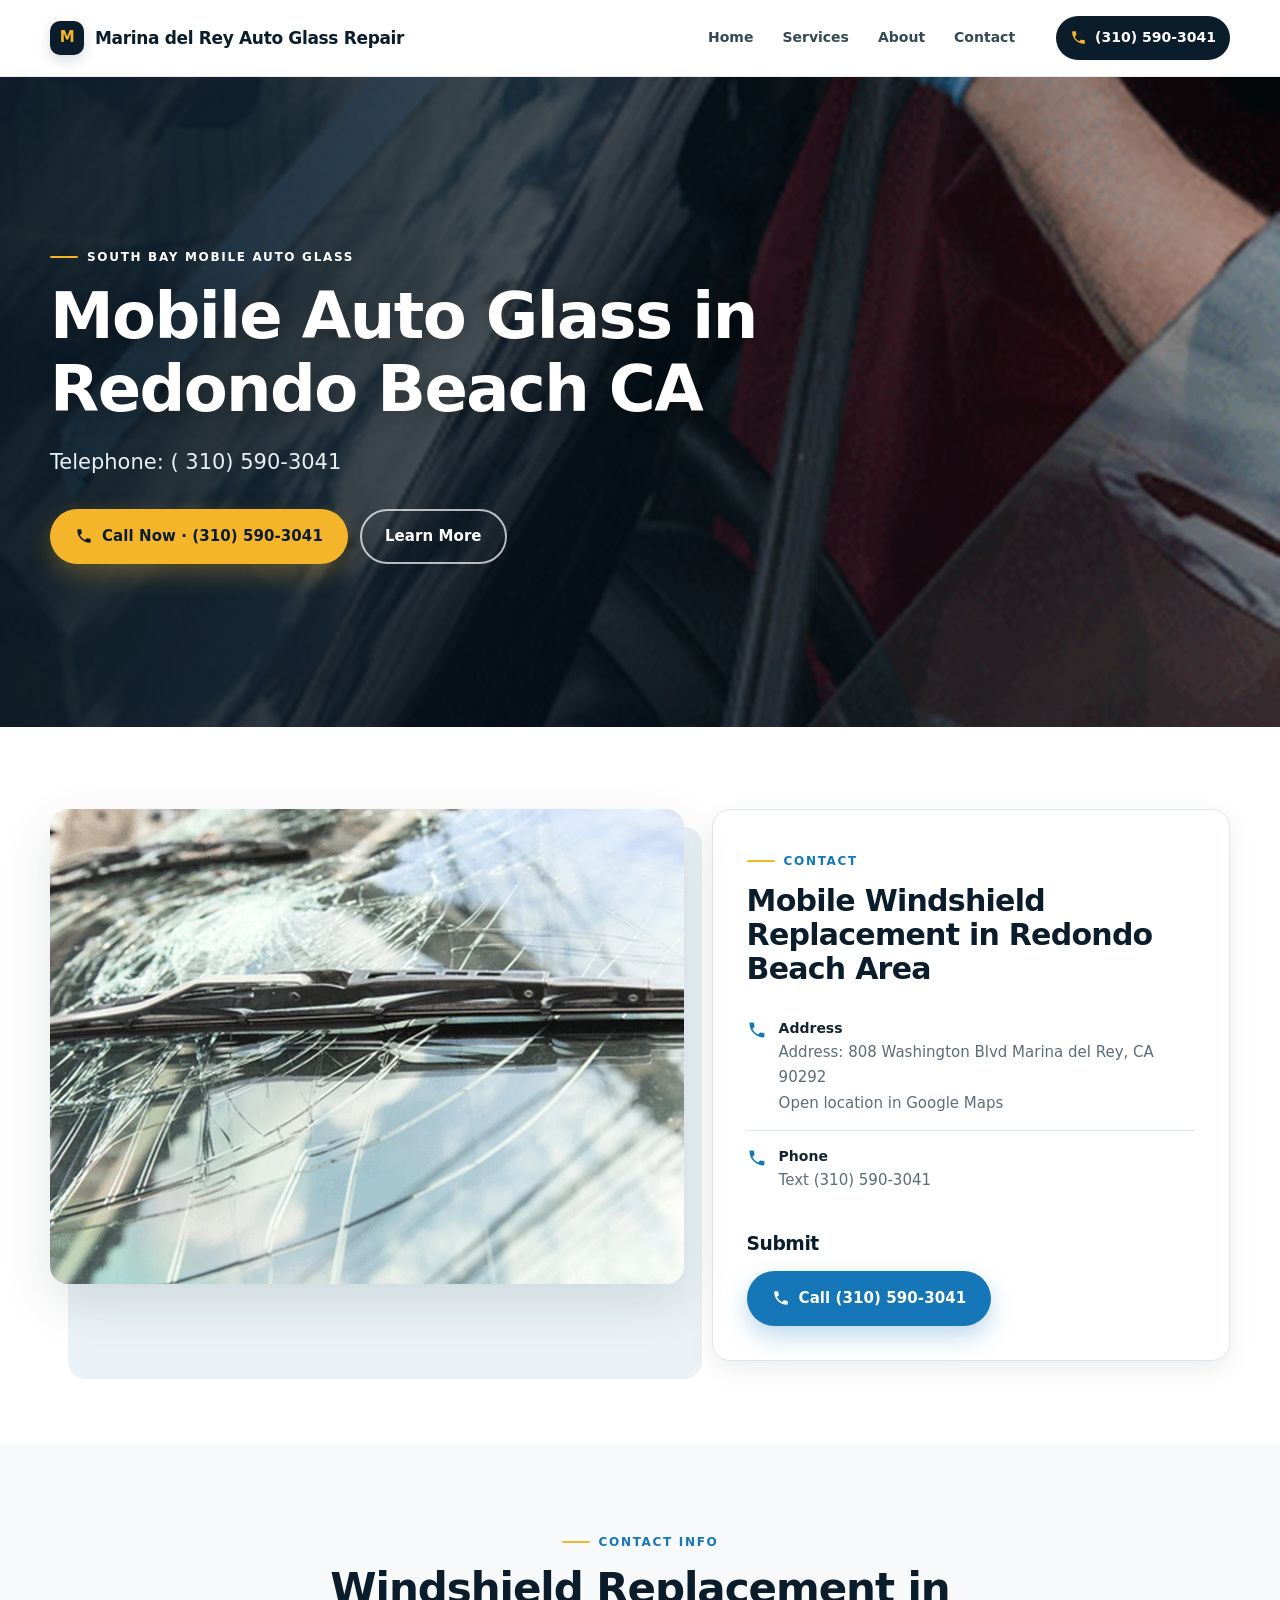
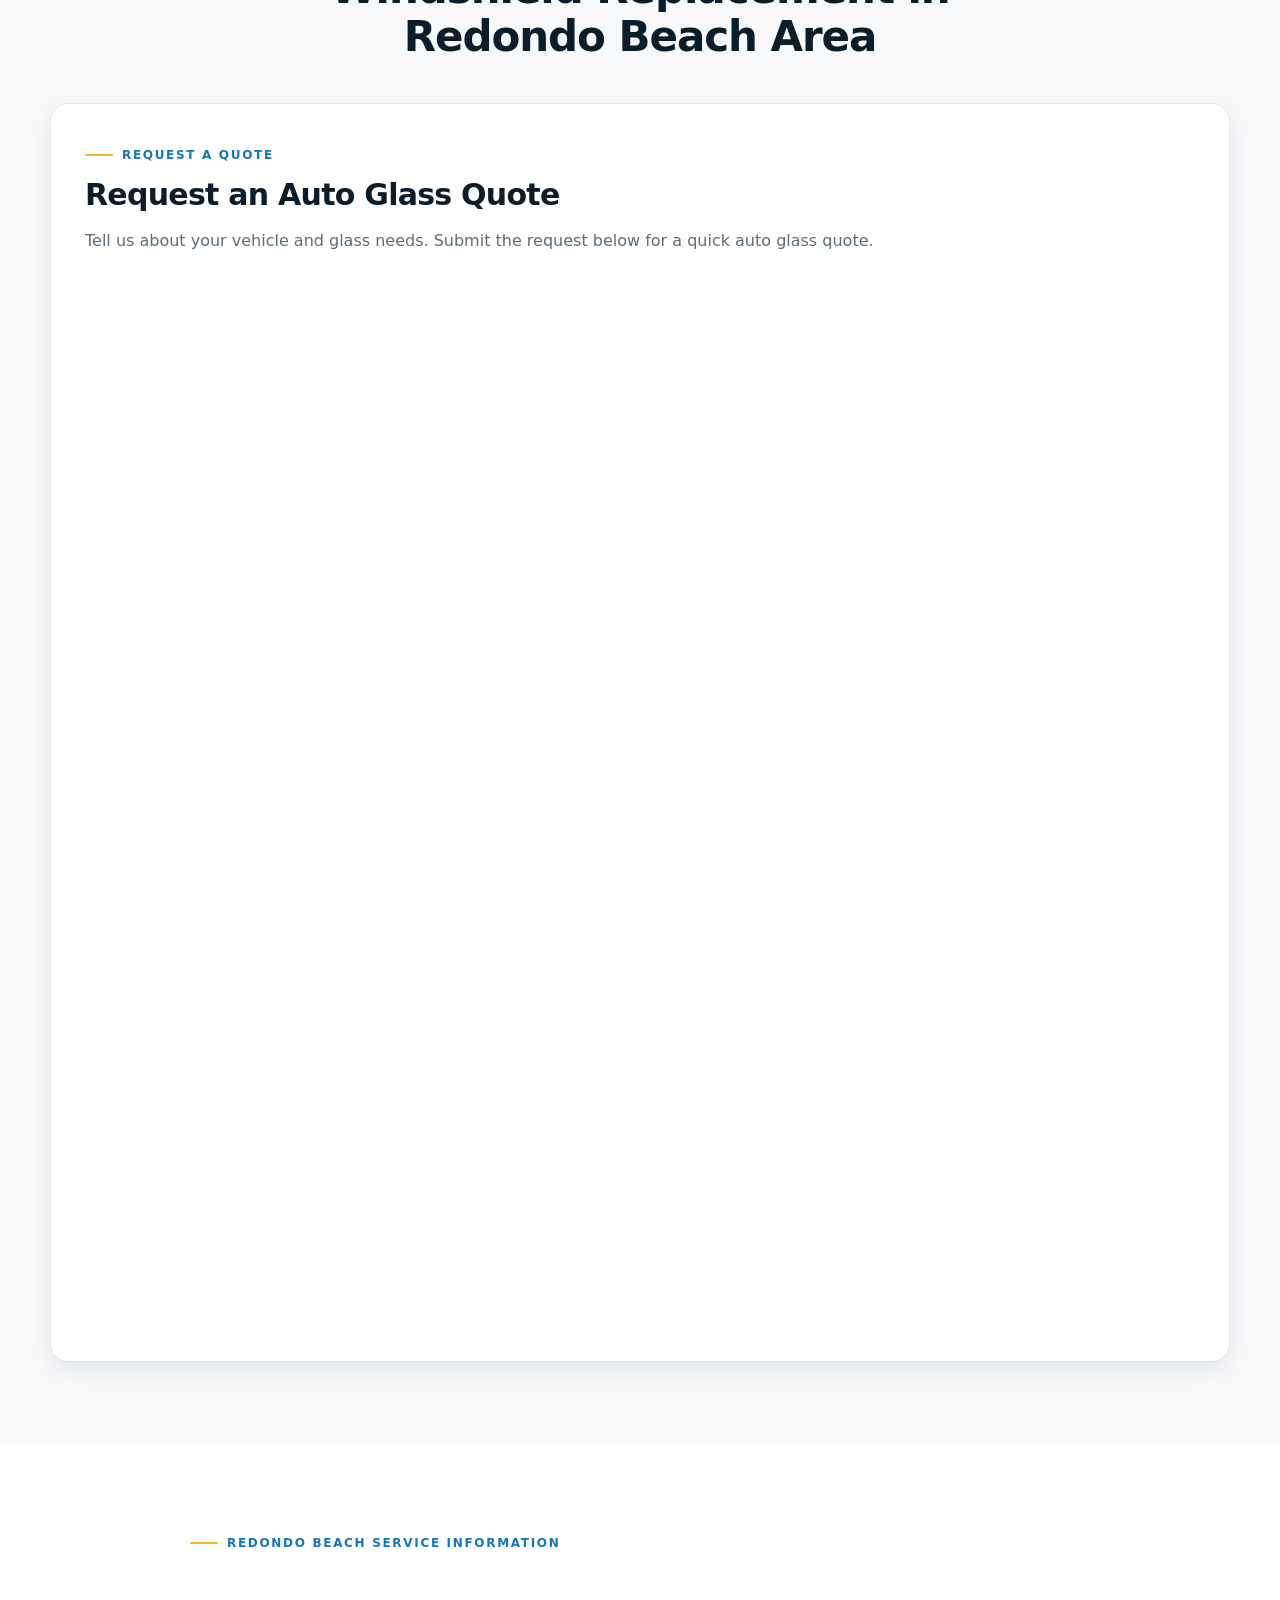
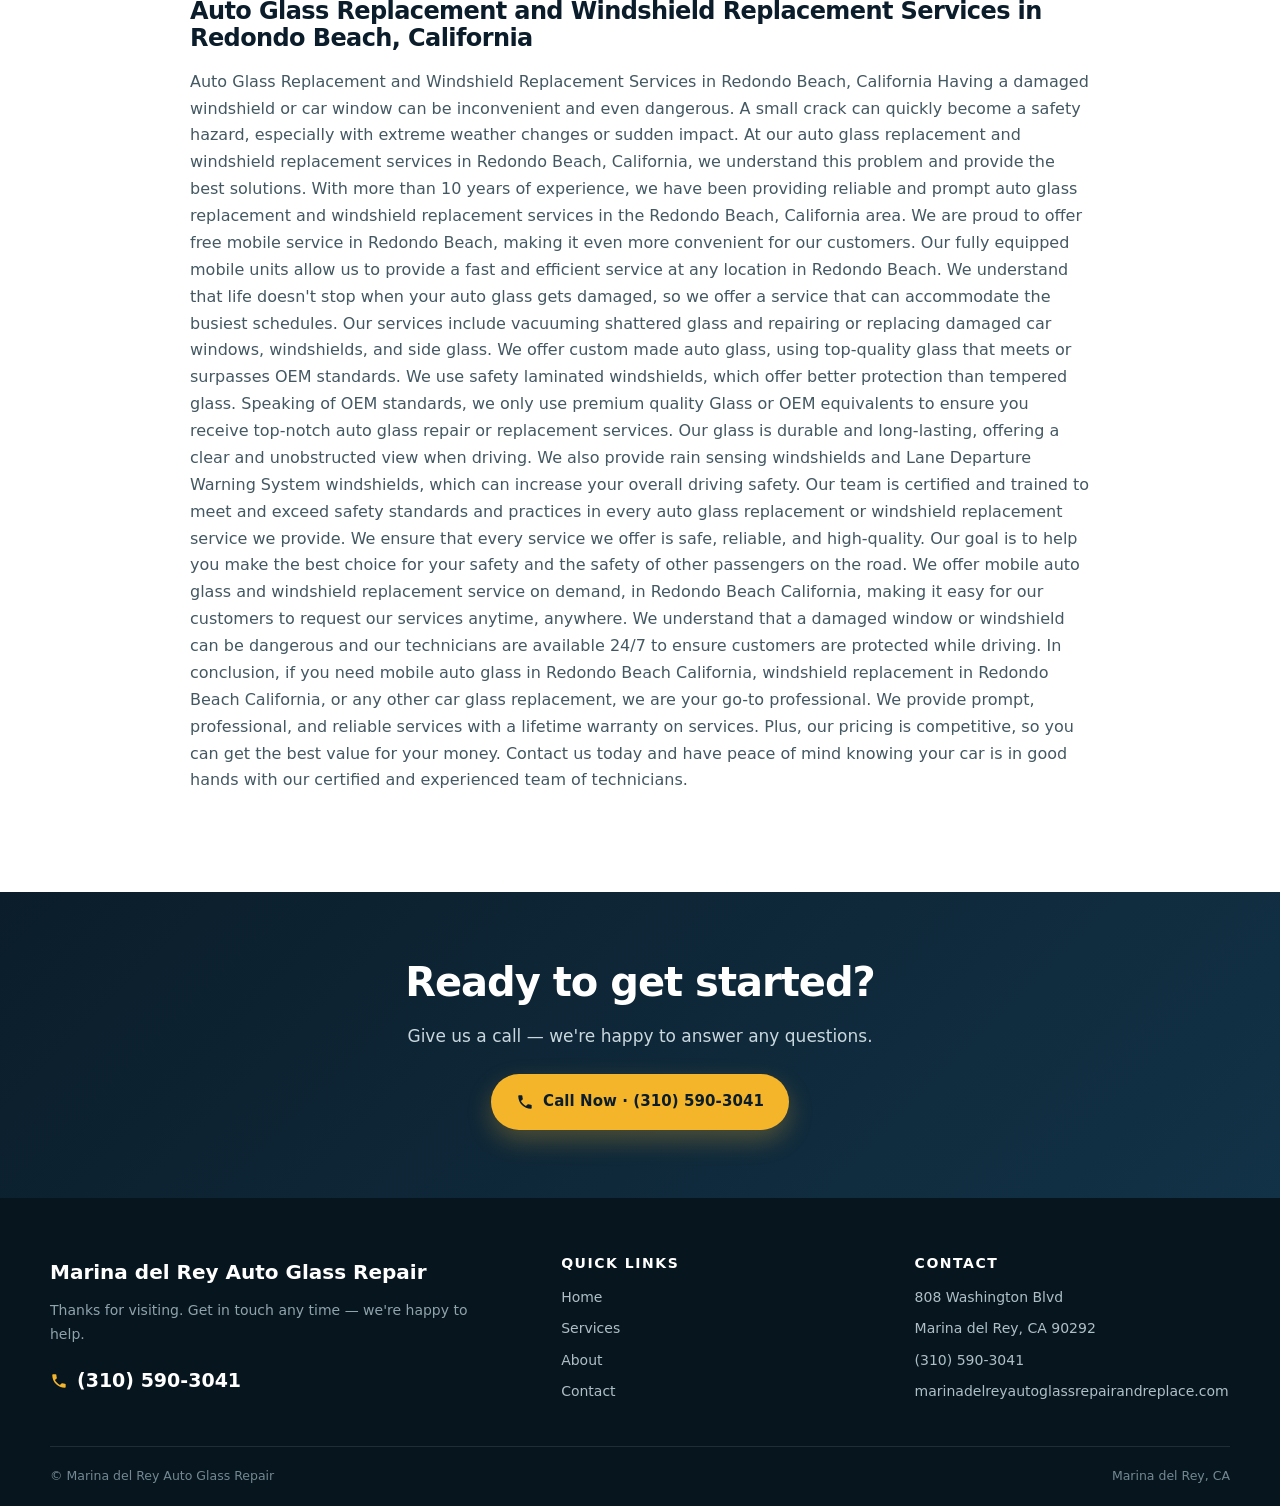
<file: windshield-repair-redondo-beach.html>
<!DOCTYPE html>
<html lang="en">
<head>
<meta charset="utf-8">
<meta name="viewport" content="width=device-width, initial-scale=1">
<title>Windshield Replacement in Redondo Beach, Manhattan Beach and Auto Glass Replacement in Redondo Beach</title>
<meta name="description" content="We provide mobile auto glass replacement in Redondo Beach, CA and windshield replacement in Manhattan Beach area and mobile auto glass replacement in South Bay area.">
<link rel="canonical" href="https://marinadelreyautoglassrepairandreplace.com/windshield-repair-redondo-beach">
<link rel="icon" href="images/favicon.ico" sizes="any">
    <link rel="icon" type="image/png" sizes="512x512" href="images/favicon.png">
    <link rel="apple-touch-icon" sizes="180x180" href="images/apple-touch-icon.png">
<link rel="stylesheet" href="assets/redesign.css">
<script type="application/ld+json">
{
  "@context": "https://schema.org",
  "@type": "AutoRepair",
  "name": "Marina del Rey Auto Glass Repair",
  "url": "https://marinadelreyautoglassrepairandreplace.com",
  "telephone": "+1-310-590-3041",
  "address": {
    "@type": "PostalAddress",
    "streetAddress": "808 Washington Blvd",
    "addressLocality": "Marina del Rey",
    "addressRegion": "CA",
    "postalCode": "90292",
    "addressCountry": "US"
  },
  "areaServed": "South Bay area and nearby cities",
  "serviceType": [
    "Windshield Replacement",
    "Auto Glass Replacement",
    "Car Glass Replacement",
    "Mobile Auto Glass"
  ]
}
</script>
</head>
<body>
<header class="site-header">
  <div class="header-bar">
    <a href="index.html" class="brand" aria-label="Marina del Rey Auto Glass Repair home">
      <span class="brand-mark" aria-hidden="true">M</span>
      <span>Marina del Rey Auto Glass Repair</span>
    </a>
    <nav class="main-nav" aria-label="Primary navigation">
      <a href="index.html">Home</a>
      <a href="windshield-repair-mar-vista.html">Services</a>
      <a href="windshield-repair-venice-beach.html">About</a>
      <a href="windshield-repair-redondo-beach.html">Contact</a>
    </nav>
    <div class="header-cta">
      <a class="phone-pill" href="tel:3105903041"><svg viewBox="0 0 24 24" aria-hidden="true"><path d="M6.6 10.8c1.4 2.8 3.8 5.1 6.6 6.6l2.2-2.2c.3-.3.7-.4 1-.2 1.1.4 2.3.6 3.5.6.6 0 1 .4 1 1V20c0 .6-.4 1-1 1C10.6 21 3 13.4 3 4c0-.6.4-1 1-1h3.5c.6 0 1 .4 1 1 0 1.2.2 2.4.6 3.5.1.4 0 .8-.3 1L6.6 10.8z"/></svg><span class="btn-label">(310) 590-3041</span></a>
      <button class="nav-toggle" type="button" aria-label="Open menu" aria-controls="mobile-nav" aria-expanded="false">
        <span></span><span></span><span></span>
      </button>
    </div>
  </div>
</header>
<div class="nav-backdrop" aria-hidden="true"></div>
<nav id="mobile-nav" class="mobile-nav" aria-label="Mobile navigation">
  <a href="index.html">Home</a>
  <a href="windshield-repair-mar-vista.html">Services</a>
  <a href="windshield-repair-venice-beach.html">About</a>
  <a href="windshield-repair-redondo-beach.html">Contact</a>
  <a class="mobile-nav-phone" href="tel:3105903041"><svg viewBox="0 0 24 24" aria-hidden="true"><path d="M6.6 10.8c1.4 2.8 3.8 5.1 6.6 6.6l2.2-2.2c.3-.3.7-.4 1-.2 1.1.4 2.3.6 3.5.6.6 0 1 .4 1 1V20c0 .6-.4 1-1 1C10.6 21 3 13.4 3 4c0-.6.4-1 1-1h3.5c.6 0 1 .4 1 1 0 1.2.2 2.4.6 3.5.1.4 0 .8-.3 1L6.6 10.8z"/></svg><span>Call Now · (310) 590-3041</span></a>
</nav>

<main>
<section class="hero" style="background-image:url('images/service-side-window.webp')">
 <div class="hero-inner"><div class="hero-copy">
  <div class="eyebrow">South Bay mobile auto glass</div>
  <h1>Mobile Auto Glass in Redondo Beach CA</h1>
  <p class="lead">Telephone: ( 310) 590-3041</p>
  <div class="hero-actions"><a class="btn btn-gold" href="tel:3105903041"><svg viewBox="0 0 24 24" aria-hidden="true"><path d="M6.6 10.8c1.4 2.8 3.8 5.1 6.6 6.6l2.2-2.2c.3-.3.7-.4 1-.2 1.1.4 2.3.6 3.5.6.6 0 1 .4 1 1V20c0 .6-.4 1-1 1C10.6 21 3 13.4 3 4c0-.6.4-1 1-1h3.5c.6 0 1 .4 1 1 0 1.2.2 2.4.6 3.5.1.4 0 .8-.3 1L6.6 10.8z"/></svg> Call Now · (310) 590-3041</a><a class="btn btn-outline-light" href="#more">Learn More</a></div>
 </div></div>
</section>
<section class="section" id="more">
 <div class="container coverage">
  <div class="feature-media"><img src="images/service-windshield.webp" alt="Mobile Windshield Replacement in Redondo Beach Area" loading="lazy"></div>
  <div class="contact-panel">
   <div class="eyebrow">Contact</div>
   <h2>Mobile Windshield Replacement in Redondo Beach Area</h2>
   <div class="contact-line"><span><svg viewBox="0 0 24 24" aria-hidden="true"><path d="M6.6 10.8c1.4 2.8 3.8 5.1 6.6 6.6l2.2-2.2c.3-.3.7-.4 1-.2 1.1.4 2.3.6 3.5.6.6 0 1 .4 1 1V20c0 .6-.4 1-1 1C10.6 21 3 13.4 3 4c0-.6.4-1 1-1h3.5c.6 0 1 .4 1 1 0 1.2.2 2.4.6 3.5.1.4 0 .8-.3 1L6.6 10.8z"/></svg></span><div><strong>Address</strong><span>Address: 808 Washington Blvd Marina del Rey, CA 90292</span><a href="https://www.google.com/maps/search/?api=1&query=808+Washington+Blvd%2C+Marina+del+Rey%2C+CA+90292" target="_blank" rel="noopener">Open location in Google Maps</a></div></div>
   <div class="contact-line"><span><svg viewBox="0 0 24 24" aria-hidden="true"><path d="M6.6 10.8c1.4 2.8 3.8 5.1 6.6 6.6l2.2-2.2c.3-.3.7-.4 1-.2 1.1.4 2.3.6 3.5.6.6 0 1 .4 1 1V20c0 .6-.4 1-1 1C10.6 21 3 13.4 3 4c0-.6.4-1 1-1h3.5c.6 0 1 .4 1 1 0 1.2.2 2.4.6 3.5.1.4 0 .8-.3 1L6.6 10.8z"/></svg></span><div><strong>Phone</strong><a href="tel:3105903041">Text (310) 590-3041</a></div></div>
   <h3 style="margin-top:26px">Submit</h3>
   <a class="btn btn-primary" href="tel:3105903041"><svg viewBox="0 0 24 24" aria-hidden="true"><path d="M6.6 10.8c1.4 2.8 3.8 5.1 6.6 6.6l2.2-2.2c.3-.3.7-.4 1-.2 1.1.4 2.3.6 3.5.6.6 0 1 .4 1 1V20c0 .6-.4 1-1 1C10.6 21 3 13.4 3 4c0-.6.4-1 1-1h3.5c.6 0 1 .4 1 1 0 1.2.2 2.4.6 3.5.1.4 0 .8-.3 1L6.6 10.8z"/></svg> Call (310) 590-3041</a>
  </div>
 </div>
</section>
<section class="section section-alt">
 <div class="container">
  <div class="section-head"><div class="eyebrow">Contact info</div><h2>Windshield Replacement in Redondo Beach Area</h2></div>
  <div class="contact-panel quote-form-card">
   <div class="eyebrow">Request a quote</div>
   <h2>Request an Auto Glass Quote</h2>
   <p class="quote-form-intro">Tell us about your vehicle and glass needs. Submit the request below for a quick auto glass quote.</p>
   <div class="quote-iframe-wrap">
    <iframe src="https://autoglassquote.netlify.app/" title="Auto Glass Quote Request" loading="lazy"></iframe>
   </div>
  </div>
 </div>
</section>
<section class="section">
 <div class="container content-copy">
  <div class="eyebrow">Redondo Beach service information</div>
  <h2>Auto Glass Replacement and Windshield Replacement Services in Redondo Beach, California</h2>
  <p>Auto Glass Replacement and Windshield Replacement Services in Redondo Beach, California Having a damaged windshield or car window can be inconvenient and even dangerous. A small crack can quickly become a safety hazard, especially with extreme weather changes or sudden impact. At our auto glass replacement and windshield replacement services in Redondo Beach, California, we understand this problem and provide the best solutions. With more than 10 years of experience, we have been providing reliable and prompt auto glass replacement and windshield replacement services in the Redondo Beach, California area. We are proud to offer free mobile service in Redondo Beach, making it even more convenient for our customers. Our fully equipped mobile units allow us to provide a fast and efficient service at any location in Redondo Beach. We understand that life doesn't stop when your auto glass gets damaged, so we offer a service that can accommodate the busiest schedules. Our services include vacuuming shattered glass and repairing or replacing damaged car windows, windshields, and side glass. We offer custom made auto glass, using top-quality glass that meets or surpasses OEM standards. We use safety laminated windshields, which offer better protection than tempered glass. Speaking of OEM standards, we only use premium quality Glass or OEM equivalents to ensure you receive top-notch auto glass repair or replacement services. Our glass is durable and long-lasting, offering a clear and unobstructed view when driving. We also provide rain sensing windshields and Lane Departure Warning System windshields, which can increase your overall driving safety. Our team is certified and trained to meet and exceed safety standards and practices in every auto glass replacement or windshield replacement service we provide. We ensure that every service we offer is safe, reliable, and high-quality. Our goal is to help you make the best choice for your safety and the safety of other passengers on the road. We offer mobile auto glass and windshield replacement service on demand, in Redondo Beach California, making it easy for our customers to request our services anytime, anywhere. We understand that a damaged window or windshield can be dangerous and our technicians are available 24/7 to ensure customers are protected while driving. In conclusion, if you need mobile auto glass in Redondo Beach California, windshield replacement in Redondo Beach California, or any other car glass replacement, we are your go-to professional. We provide prompt, professional, and reliable services with a lifetime warranty on services. Plus, our pricing is competitive, so you can get the best value for your money. Contact us today and have peace of mind knowing your car is in good hands with our certified and experienced team of technicians.</p>
 </div>
</section>
</main>

<section class="cta-band">
  <div class="container">
    <h2>Ready to get started?</h2>
    <p>Give us a call — we're happy to answer any questions.</p>
    <a class="btn btn-gold" href="tel:3105903041"><svg viewBox="0 0 24 24" aria-hidden="true"><path d="M6.6 10.8c1.4 2.8 3.8 5.1 6.6 6.6l2.2-2.2c.3-.3.7-.4 1-.2 1.1.4 2.3.6 3.5.6.6 0 1 .4 1 1V20c0 .6-.4 1-1 1C10.6 21 3 13.4 3 4c0-.6.4-1 1-1h3.5c.6 0 1 .4 1 1 0 1.2.2 2.4.6 3.5.1.4 0 .8-.3 1L6.6 10.8z"/></svg> Call Now · (310) 590-3041</a>
  </div>
</section>
<footer class="site-footer">
  <div class="container">
    <div class="footer-grid">
      <div class="footer-brand">
        <div class="footer-title">Marina del Rey Auto Glass Repair</div>
        <p>Thanks for visiting. Get in touch any time — we're happy to help.</p>
        <a class="footer-phone" href="tel:3105903041"><svg viewBox="0 0 24 24" aria-hidden="true"><path d="M6.6 10.8c1.4 2.8 3.8 5.1 6.6 6.6l2.2-2.2c.3-.3.7-.4 1-.2 1.1.4 2.3.6 3.5.6.6 0 1 .4 1 1V20c0 .6-.4 1-1 1C10.6 21 3 13.4 3 4c0-.6.4-1 1-1h3.5c.6 0 1 .4 1 1 0 1.2.2 2.4.6 3.5.1.4 0 .8-.3 1L6.6 10.8z"/></svg>(310) 590-3041</a>
      </div>
      <div>
        <h4>Quick Links</h4>
        <div class="footer-links">
          <a href="index.html">Home</a>
          <a href="windshield-repair-mar-vista.html">Services</a>
          <a href="windshield-repair-venice-beach.html">About</a>
          <a href="windshield-repair-redondo-beach.html">Contact</a>
        </div>
      </div>
      <div>
        <h4>Contact</h4>
        <div class="footer-links">
          <span>808 Washington Blvd</span>
          <span>Marina del Rey, CA 90292</span>
          <a href="tel:3105903041">(310) 590-3041</a>
          <a href="https://marinadelreyautoglassrepairandreplace.com">marinadelreyautoglassrepairandreplace.com</a>
        </div>
      </div>
    </div>
    <div class="footer-bottom">
      <span>© Marina del Rey Auto Glass Repair</span>
      <span>Marina del Rey, CA</span>
    </div>
  </div>
</footer>

<script src="assets/redesign.js" defer></script>
</body></html>
</file>
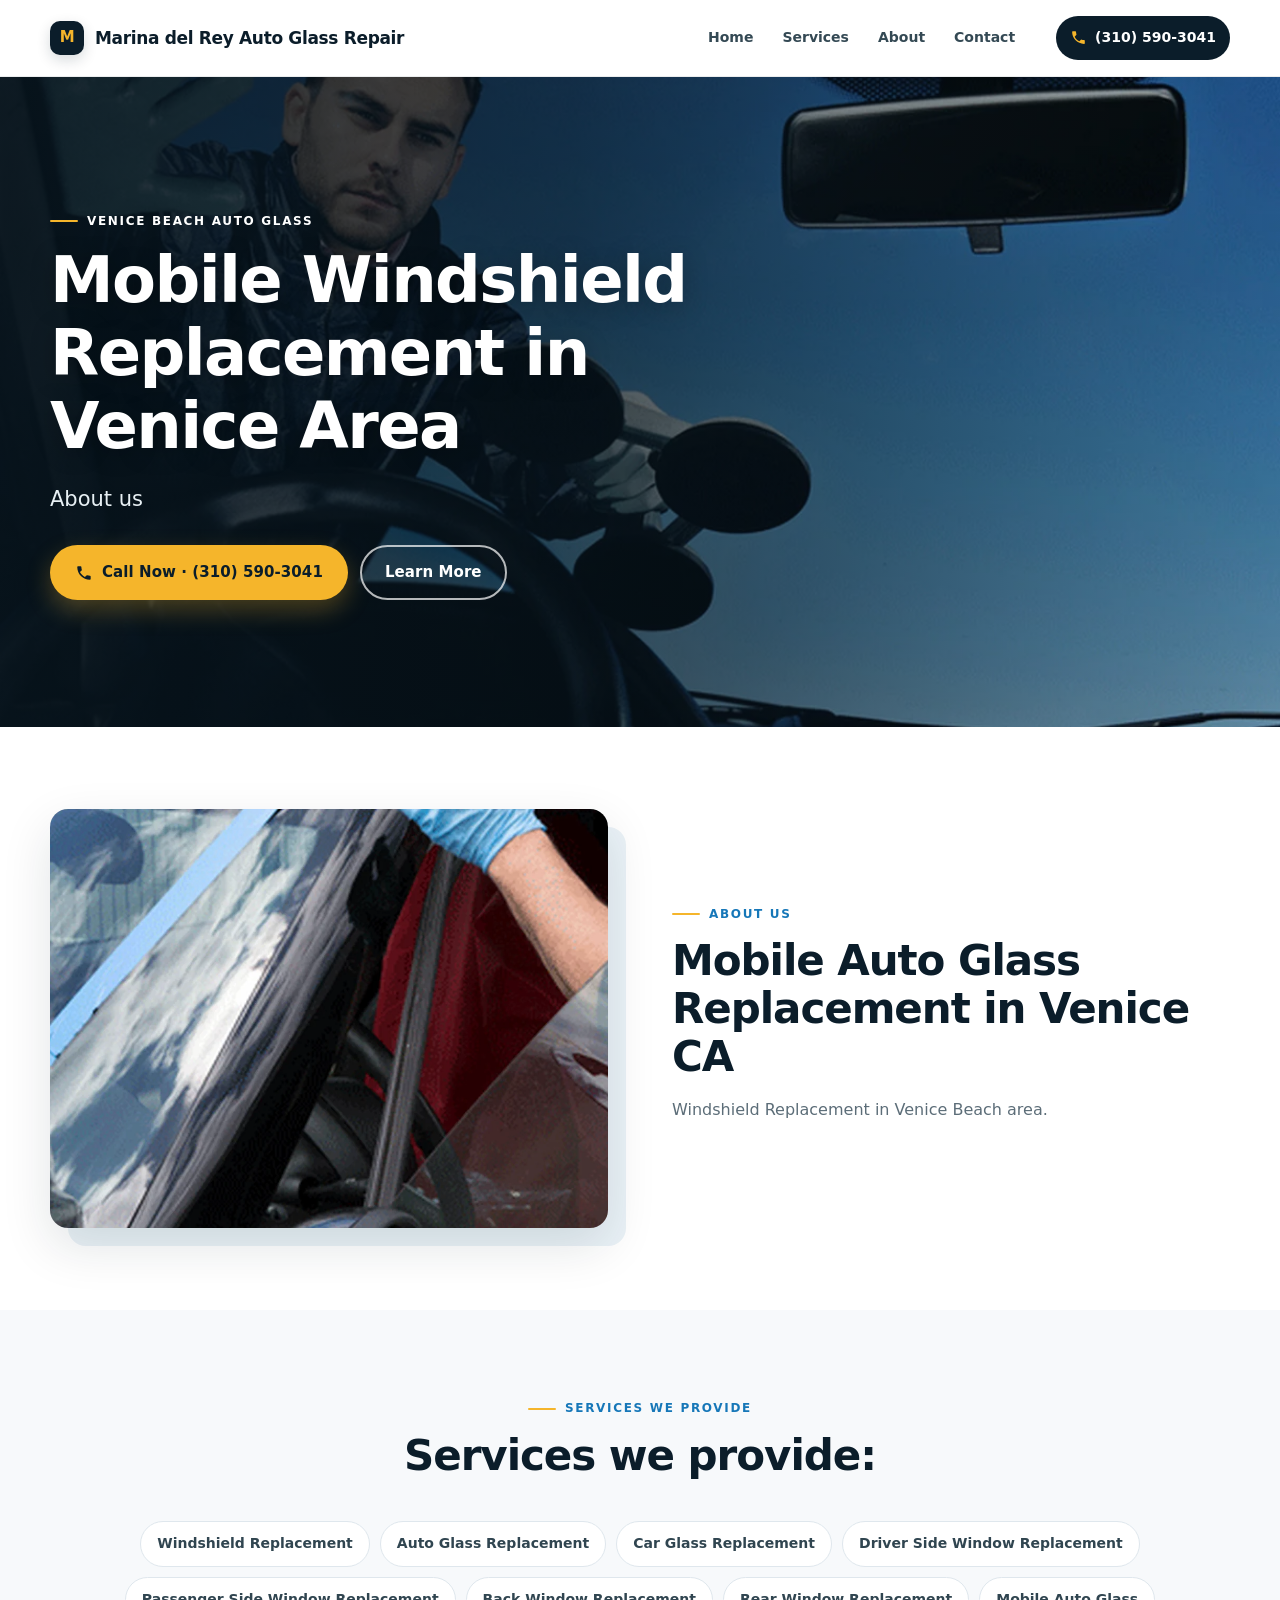
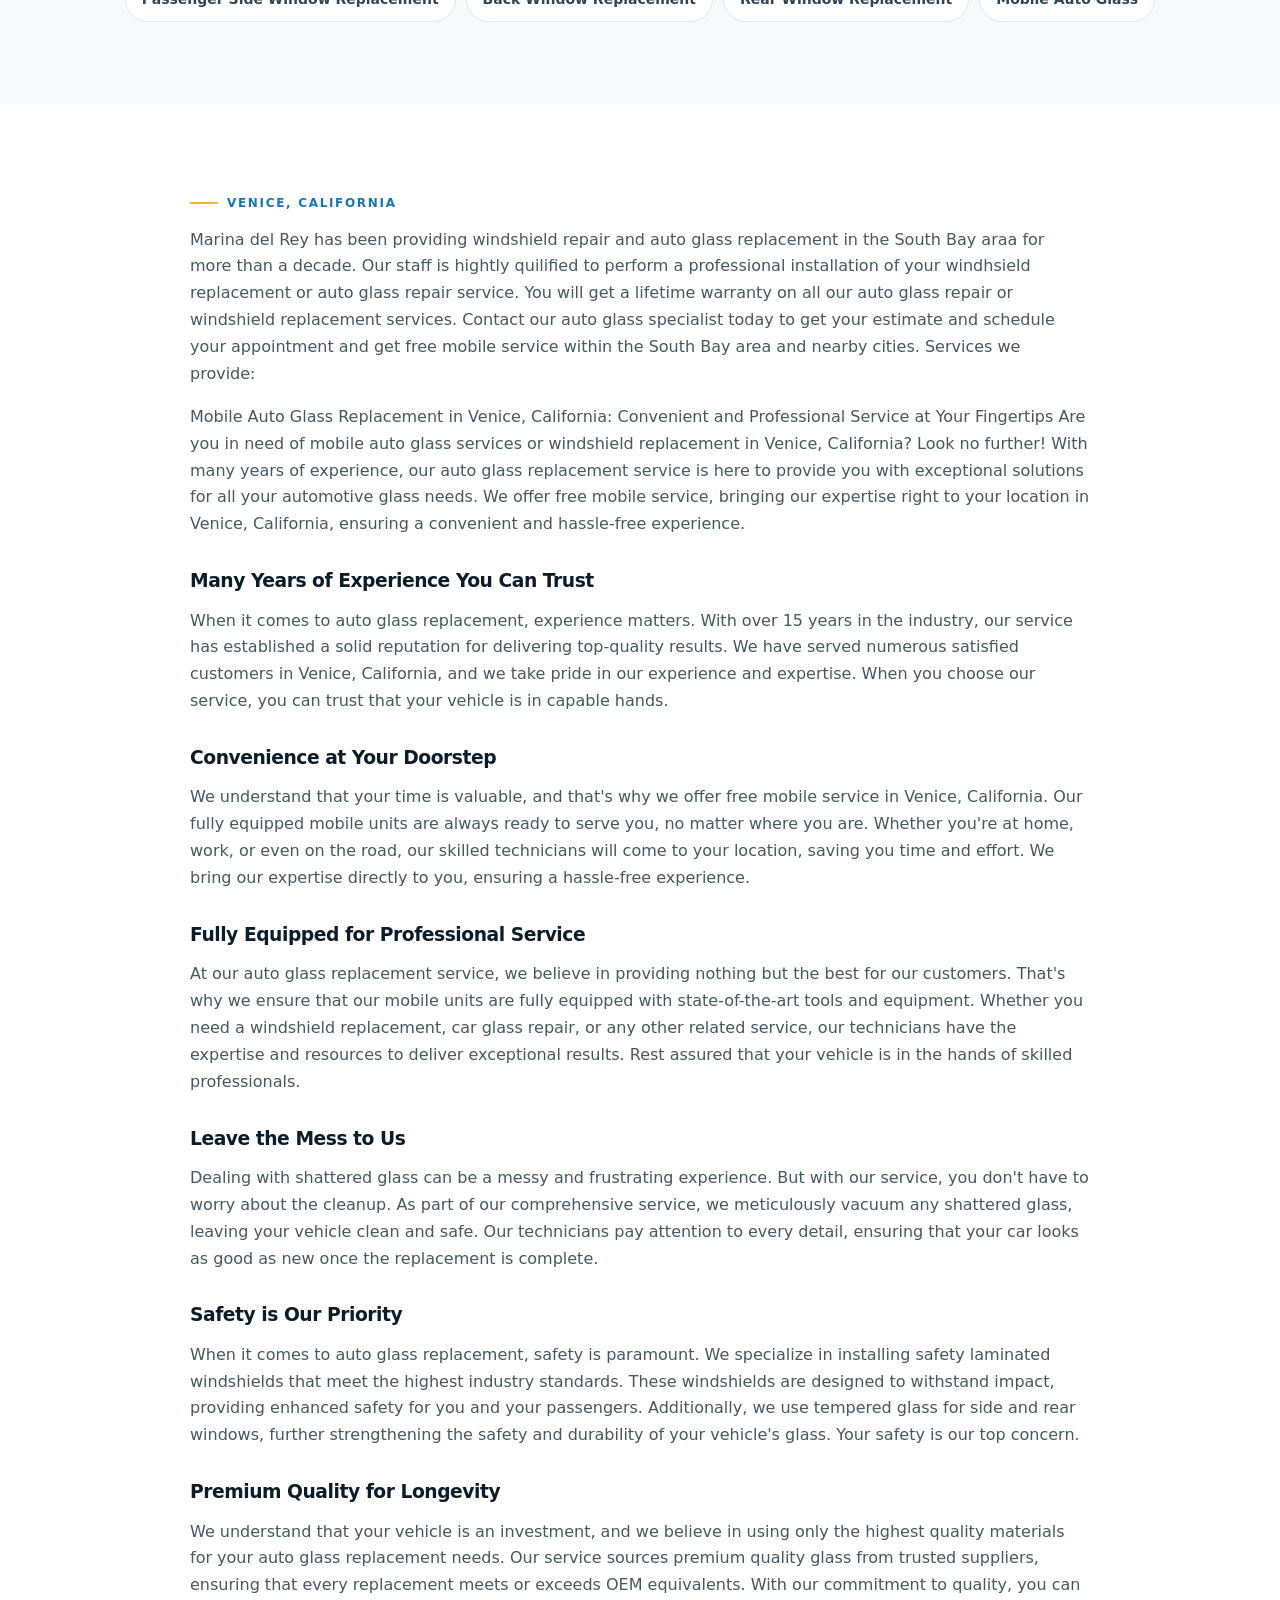
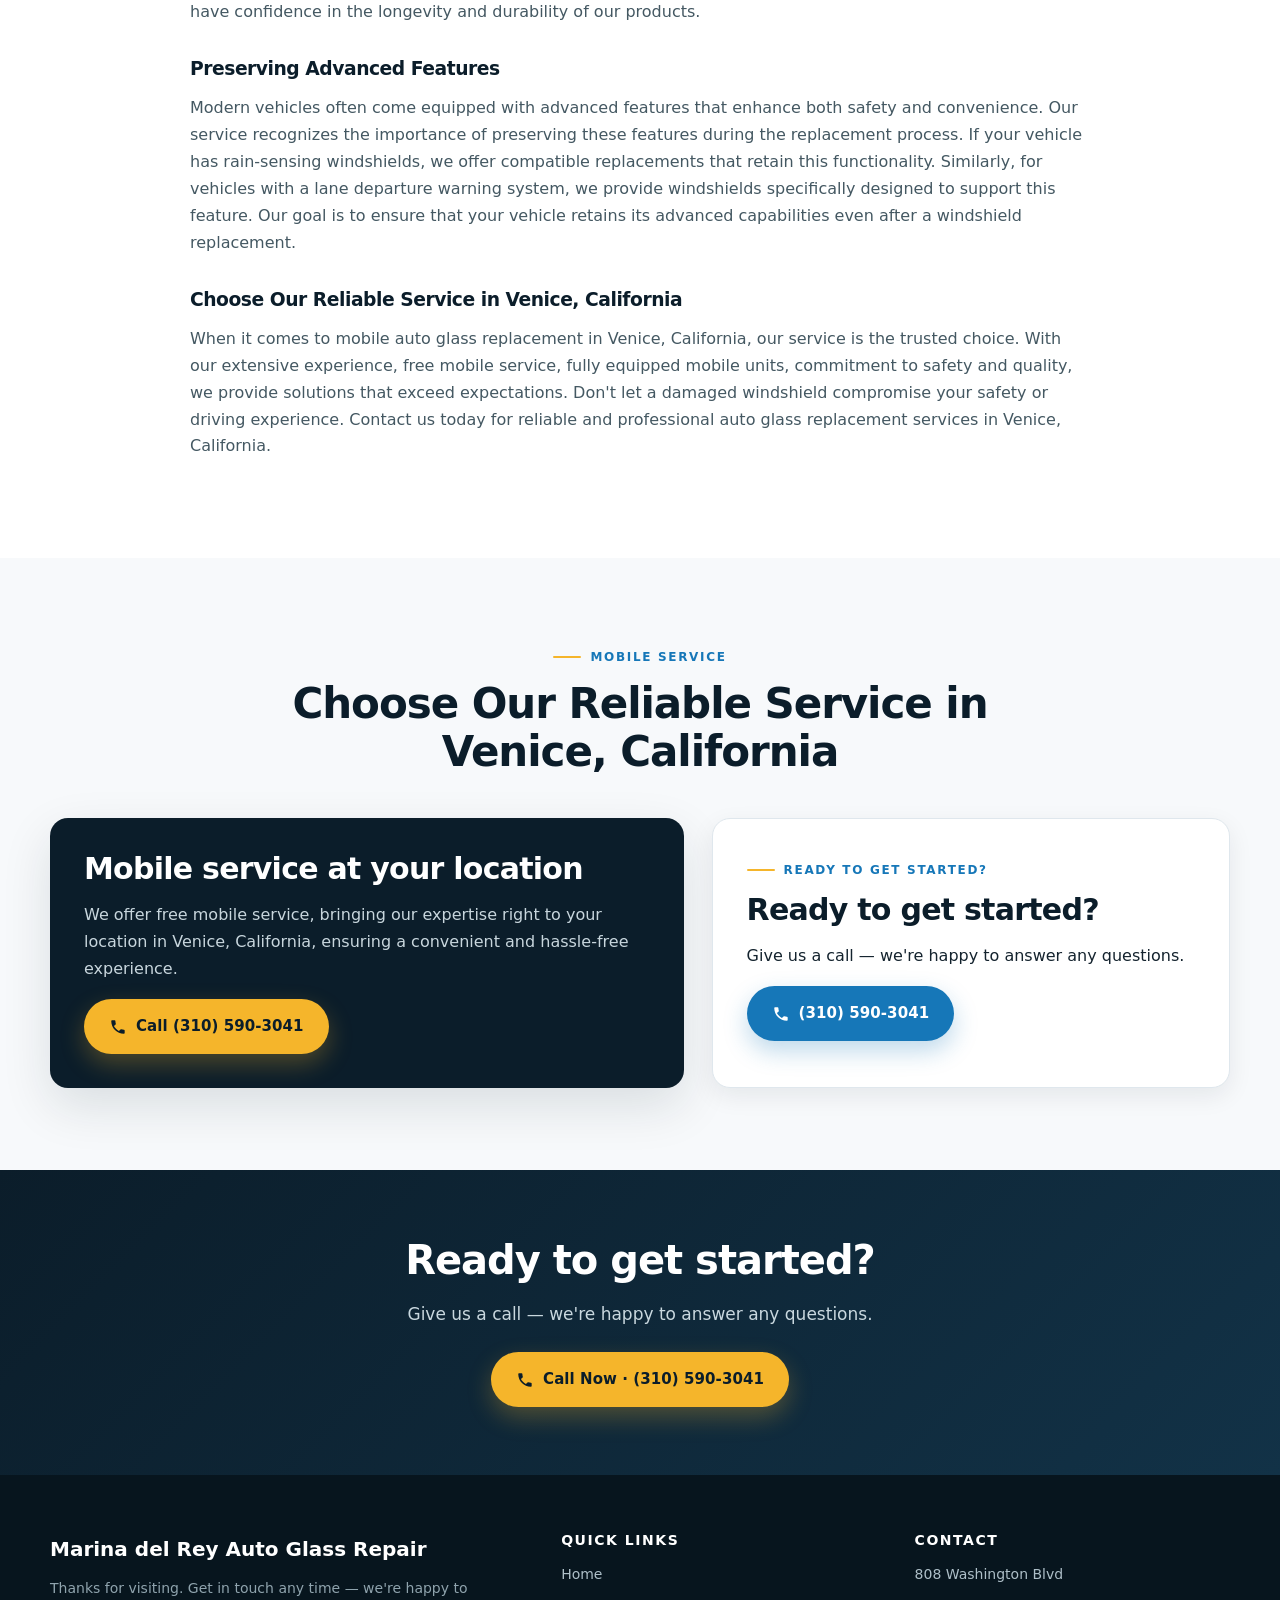
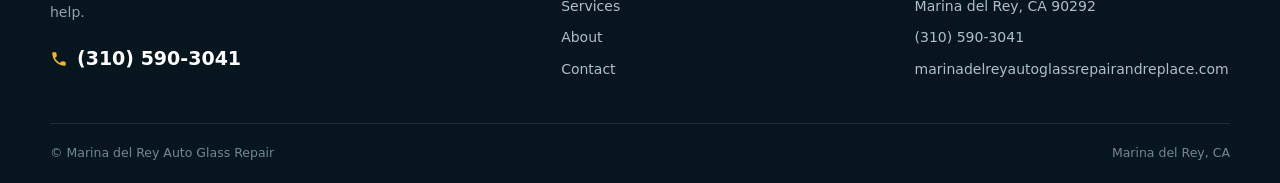
<file: windshield-repair-venice-beach.html>
<!DOCTYPE html>
<html lang="en">
<head>
<meta charset="utf-8">
<meta name="viewport" content="width=device-width, initial-scale=1">
<title>Mobile Windshield Replacement in Venice Beach Auto Glass Replacement in Venice Beach</title>
<meta name="description" content="We provide auto glass replacement in Venice Beach and windshield replacement in Venice Beach. Get your estimate today and get free mobile service all South Bay area and Manhattan Beach and Redondo Beach as well.">
<link rel="canonical" href="https://marinadelreyautoglassrepairandreplace.com/windshield-repair-venice-beach">
<link rel="icon" href="images/favicon.ico" sizes="any">
    <link rel="icon" type="image/png" sizes="512x512" href="images/favicon.png">
    <link rel="apple-touch-icon" sizes="180x180" href="images/apple-touch-icon.png">
<link rel="stylesheet" href="assets/redesign.css">
<script type="application/ld+json">
{
  "@context": "https://schema.org",
  "@type": "AutoRepair",
  "name": "Marina del Rey Auto Glass Repair",
  "url": "https://marinadelreyautoglassrepairandreplace.com",
  "telephone": "+1-310-590-3041",
  "address": {
    "@type": "PostalAddress",
    "streetAddress": "808 Washington Blvd",
    "addressLocality": "Marina del Rey",
    "addressRegion": "CA",
    "postalCode": "90292",
    "addressCountry": "US"
  },
  "areaServed": "South Bay area and nearby cities",
  "serviceType": [
    "Windshield Replacement",
    "Auto Glass Replacement",
    "Car Glass Replacement",
    "Mobile Auto Glass"
  ]
}
</script>
</head>
<body>
<header class="site-header">
  <div class="header-bar">
    <a href="index.html" class="brand" aria-label="Marina del Rey Auto Glass Repair home">
      <span class="brand-mark" aria-hidden="true">M</span>
      <span>Marina del Rey Auto Glass Repair</span>
    </a>
    <nav class="main-nav" aria-label="Primary navigation">
      <a href="index.html">Home</a>
      <a href="windshield-repair-mar-vista.html">Services</a>
      <a href="windshield-repair-venice-beach.html">About</a>
      <a href="windshield-repair-redondo-beach.html">Contact</a>
    </nav>
    <div class="header-cta">
      <a class="phone-pill" href="tel:3105903041"><svg viewBox="0 0 24 24" aria-hidden="true"><path d="M6.6 10.8c1.4 2.8 3.8 5.1 6.6 6.6l2.2-2.2c.3-.3.7-.4 1-.2 1.1.4 2.3.6 3.5.6.6 0 1 .4 1 1V20c0 .6-.4 1-1 1C10.6 21 3 13.4 3 4c0-.6.4-1 1-1h3.5c.6 0 1 .4 1 1 0 1.2.2 2.4.6 3.5.1.4 0 .8-.3 1L6.6 10.8z"/></svg><span class="btn-label">(310) 590-3041</span></a>
      <button class="nav-toggle" type="button" aria-label="Open menu" aria-controls="mobile-nav" aria-expanded="false">
        <span></span><span></span><span></span>
      </button>
    </div>
  </div>
</header>
<div class="nav-backdrop" aria-hidden="true"></div>
<nav id="mobile-nav" class="mobile-nav" aria-label="Mobile navigation">
  <a href="index.html">Home</a>
  <a href="windshield-repair-mar-vista.html">Services</a>
  <a href="windshield-repair-venice-beach.html">About</a>
  <a href="windshield-repair-redondo-beach.html">Contact</a>
  <a class="mobile-nav-phone" href="tel:3105903041"><svg viewBox="0 0 24 24" aria-hidden="true"><path d="M6.6 10.8c1.4 2.8 3.8 5.1 6.6 6.6l2.2-2.2c.3-.3.7-.4 1-.2 1.1.4 2.3.6 3.5.6.6 0 1 .4 1 1V20c0 .6-.4 1-1 1C10.6 21 3 13.4 3 4c0-.6.4-1 1-1h3.5c.6 0 1 .4 1 1 0 1.2.2 2.4.6 3.5.1.4 0 .8-.3 1L6.6 10.8z"/></svg><span>Call Now · (310) 590-3041</span></a>
</nav>

<main>
<section class="hero" style="background-image:url('images/hero-mobile-windshield.webp')">
 <div class="hero-inner"><div class="hero-copy">
  <div class="eyebrow">Venice Beach auto glass</div>
  <h1>Mobile Windshield Replacement in Venice Area</h1>
  <p class="lead">About us</p>
  <div class="hero-actions"><a class="btn btn-gold" href="tel:3105903041"><svg viewBox="0 0 24 24" aria-hidden="true"><path d="M6.6 10.8c1.4 2.8 3.8 5.1 6.6 6.6l2.2-2.2c.3-.3.7-.4 1-.2 1.1.4 2.3.6 3.5.6.6 0 1 .4 1 1V20c0 .6-.4 1-1 1C10.6 21 3 13.4 3 4c0-.6.4-1 1-1h3.5c.6 0 1 .4 1 1 0 1.2.2 2.4.6 3.5.1.4 0 .8-.3 1L6.6 10.8z"/></svg> Call Now · (310) 590-3041</a><a class="btn btn-outline-light" href="#more">Learn More</a></div>
 </div></div>
</section>
<section class="section" id="more">
 <div class="container">
  <div class="feature">
   <div class="feature-media"><img src="images/service-side-window.webp" alt="Mobile Auto Glass Replacement in Venice CA" loading="lazy"></div>
   <div class="feature-copy"><div class="eyebrow">About us</div><h2>Mobile Auto Glass Replacement in Venice CA</h2><p>Windshield Replacement in Venice Beach area.</p></div>
  </div>
 </div>
</section>
<section class="section section-alt">
 <div class="container">
  <div class="section-head"><div class="eyebrow">Services we provide</div><h2>Services we provide:</h2></div>
  <div class="chips">
   <span class="chip">Windshield Replacement</span><span class="chip">Auto Glass Replacement</span><span class="chip">Car Glass Replacement</span><span class="chip">Driver Side Window Replacement</span><span class="chip">Passenger Side Window Replacement</span><span class="chip">Back Window Replacement</span><span class="chip">Rear Window Replacement</span><span class="chip">Mobile Auto Glass</span>
  </div>
 </div>
</section>
<section class="section">
 <div class="container content-copy">
  <div class="eyebrow">Venice, California</div>
  <p class="">Marina del Rey has been providing windshield repair and auto glass replacement in the South Bay araa for more than a decade. Our staff is hightly quilified to perform a professional installation of your windhsield replacement or auto glass repair service. You will get a lifetime warranty on all our auto glass repair or windshield replacement services. Contact our auto glass specialist today to get your estimate and schedule your appointment and get free mobile service within the South Bay area and nearby cities. Services we provide:</p><p class="">Mobile Auto Glass Replacement in Venice, California: Convenient and Professional Service at Your Fingertips Are you in need of mobile auto glass services or windshield replacement in Venice, California? Look no further! With many years of experience, our auto glass replacement service is here to provide you with exceptional solutions for all your automotive glass needs. We offer free mobile service, bringing our expertise right to your location in Venice, California, ensuring a convenient and hassle-free experience.</p><h3 class="section-subhead">Many Years of Experience You Can Trust</h3><p class="">When it comes to auto glass replacement, experience matters. With over 15 years in the industry, our service has established a solid reputation for delivering top-quality results. We have served numerous satisfied customers in Venice, California, and we take pride in our experience and expertise. When you choose our service, you can trust that your vehicle is in capable hands.</p><h3 class="section-subhead">Convenience at Your Doorstep</h3><p class="">We understand that your time is valuable, and that's why we offer free mobile service in Venice, California. Our fully equipped mobile units are always ready to serve you, no matter where you are. Whether you're at home, work, or even on the road, our skilled technicians will come to your location, saving you time and effort. We bring our expertise directly to you, ensuring a hassle-free experience.</p><h3 class="section-subhead">Fully Equipped for Professional Service</h3><p class="">At our auto glass replacement service, we believe in providing nothing but the best for our customers. That's why we ensure that our mobile units are fully equipped with state-of-the-art tools and equipment. Whether you need a windshield replacement, car glass repair, or any other related service, our technicians have the expertise and resources to deliver exceptional results. Rest assured that your vehicle is in the hands of skilled professionals.</p><h3 class="section-subhead">Leave the Mess to Us</h3><p class="">Dealing with shattered glass can be a messy and frustrating experience. But with our service, you don't have to worry about the cleanup. As part of our comprehensive service, we meticulously vacuum any shattered glass, leaving your vehicle clean and safe. Our technicians pay attention to every detail, ensuring that your car looks as good as new once the replacement is complete.</p><h3 class="section-subhead">Safety is Our Priority</h3><p class="">When it comes to auto glass replacement, safety is paramount. We specialize in installing safety laminated windshields that meet the highest industry standards. These windshields are designed to withstand impact, providing enhanced safety for you and your passengers. Additionally, we use tempered glass for side and rear windows, further strengthening the safety and durability of your vehicle's glass. Your safety is our top concern.</p><h3 class="section-subhead">Premium Quality for Longevity</h3><p class="">We understand that your vehicle is an investment, and we believe in using only the highest quality materials for your auto glass replacement needs. Our service sources premium quality glass from trusted suppliers, ensuring that every replacement meets or exceeds OEM equivalents. With our commitment to quality, you can have confidence in the longevity and durability of our products.</p><h3 class="section-subhead">Preserving Advanced Features</h3><p class="">Modern vehicles often come equipped with advanced features that enhance both safety and convenience. Our service recognizes the importance of preserving these features during the replacement process. If your vehicle has rain-sensing windshields, we offer compatible replacements that retain this functionality. Similarly, for vehicles with a lane departure warning system, we provide windshields specifically designed to support this feature. Our goal is to ensure that your vehicle retains its advanced capabilities even after a windshield replacement.</p><h3 class="section-subhead">Choose Our Reliable Service in Venice, California</h3><p class="">When it comes to mobile auto glass replacement in Venice, California, our service is the trusted choice. With our extensive experience, free mobile service, fully equipped mobile units, commitment to safety and quality, we provide solutions that exceed expectations. Don't let a damaged windshield compromise your safety or driving experience. Contact us today for reliable and professional auto glass replacement services in Venice, California.</p>
 </div>
</section>
<section class="section section-alt">
 <div class="container">
  <div class="section-head"><div class="eyebrow">Mobile service</div><h2>Choose Our Reliable Service in Venice, California</h2></div>
  <div class="coverage">
   <div class="coverage-panel">
    <h2>Mobile service at your location</h2>
    <p>We offer free mobile service, bringing our expertise right to your location in Venice, California, ensuring a convenient and hassle-free experience.</p>
    <a class="btn btn-gold" href="tel:3105903041"><svg viewBox="0 0 24 24" aria-hidden="true"><path d="M6.6 10.8c1.4 2.8 3.8 5.1 6.6 6.6l2.2-2.2c.3-.3.7-.4 1-.2 1.1.4 2.3.6 3.5.6.6 0 1 .4 1 1V20c0 .6-.4 1-1 1C10.6 21 3 13.4 3 4c0-.6.4-1 1-1h3.5c.6 0 1 .4 1 1 0 1.2.2 2.4.6 3.5.1.4 0 .8-.3 1L6.6 10.8z"/></svg> Call (310) 590-3041</a>
   </div>
   <div class="contact-panel">
    <div class="eyebrow">Ready to get started?</div>
    <h2>Ready to get started?</h2>
    <p>Give us a call — we're happy to answer any questions.</p>
    <a class="btn btn-primary" href="tel:3105903041"><svg viewBox="0 0 24 24" aria-hidden="true"><path d="M6.6 10.8c1.4 2.8 3.8 5.1 6.6 6.6l2.2-2.2c.3-.3.7-.4 1-.2 1.1.4 2.3.6 3.5.6.6 0 1 .4 1 1V20c0 .6-.4 1-1 1C10.6 21 3 13.4 3 4c0-.6.4-1 1-1h3.5c.6 0 1 .4 1 1 0 1.2.2 2.4.6 3.5.1.4 0 .8-.3 1L6.6 10.8z"/></svg> (310) 590-3041</a>
   </div>
  </div>
 </div>
</section>
</main>

<section class="cta-band">
  <div class="container">
    <h2>Ready to get started?</h2>
    <p>Give us a call — we're happy to answer any questions.</p>
    <a class="btn btn-gold" href="tel:3105903041"><svg viewBox="0 0 24 24" aria-hidden="true"><path d="M6.6 10.8c1.4 2.8 3.8 5.1 6.6 6.6l2.2-2.2c.3-.3.7-.4 1-.2 1.1.4 2.3.6 3.5.6.6 0 1 .4 1 1V20c0 .6-.4 1-1 1C10.6 21 3 13.4 3 4c0-.6.4-1 1-1h3.5c.6 0 1 .4 1 1 0 1.2.2 2.4.6 3.5.1.4 0 .8-.3 1L6.6 10.8z"/></svg> Call Now · (310) 590-3041</a>
  </div>
</section>
<footer class="site-footer">
  <div class="container">
    <div class="footer-grid">
      <div class="footer-brand">
        <div class="footer-title">Marina del Rey Auto Glass Repair</div>
        <p>Thanks for visiting. Get in touch any time — we're happy to help.</p>
        <a class="footer-phone" href="tel:3105903041"><svg viewBox="0 0 24 24" aria-hidden="true"><path d="M6.6 10.8c1.4 2.8 3.8 5.1 6.6 6.6l2.2-2.2c.3-.3.7-.4 1-.2 1.1.4 2.3.6 3.5.6.6 0 1 .4 1 1V20c0 .6-.4 1-1 1C10.6 21 3 13.4 3 4c0-.6.4-1 1-1h3.5c.6 0 1 .4 1 1 0 1.2.2 2.4.6 3.5.1.4 0 .8-.3 1L6.6 10.8z"/></svg>(310) 590-3041</a>
      </div>
      <div>
        <h4>Quick Links</h4>
        <div class="footer-links">
          <a href="index.html">Home</a>
          <a href="windshield-repair-mar-vista.html">Services</a>
          <a href="windshield-repair-venice-beach.html">About</a>
          <a href="windshield-repair-redondo-beach.html">Contact</a>
        </div>
      </div>
      <div>
        <h4>Contact</h4>
        <div class="footer-links">
          <span>808 Washington Blvd</span>
          <span>Marina del Rey, CA 90292</span>
          <a href="tel:3105903041">(310) 590-3041</a>
          <a href="https://marinadelreyautoglassrepairandreplace.com">marinadelreyautoglassrepairandreplace.com</a>
        </div>
      </div>
    </div>
    <div class="footer-bottom">
      <span>© Marina del Rey Auto Glass Repair</span>
      <span>Marina del Rey, CA</span>
    </div>
  </div>
</footer>

<script src="assets/redesign.js" defer></script>
</body></html>
</file>
<file: assets/redesign.css>
:root{
  --navy:#0b1d2a;
  --navy-2:#123247;
  --blue:#1677b8;
  --blue-dark:#0e5f93;
  --gold:#f5b52b;
  --cream:#f7f9fb;
  --line:#dfe7ed;
  --ink:#14232e;
  --muted:#5c6d78;
  --white:#fff;
  --shadow:0 18px 50px rgba(11,29,42,.12);
  --shadow-sm:0 8px 24px rgba(11,29,42,.08);
  --radius:18px;
  --container:1180px;
  --body:Inter, ui-sans-serif, system-ui, -apple-system, BlinkMacSystemFont, "Segoe UI", sans-serif;
  --display:Inter, ui-sans-serif, system-ui, -apple-system, BlinkMacSystemFont, "Segoe UI", sans-serif;
}
*{box-sizing:border-box}
html{-webkit-text-size-adjust:100%;scroll-behavior:smooth}
body{margin:0;font-family:var(--body);color:var(--ink);background:var(--white);line-height:1.68;overflow-x:hidden}
body.menu-open{overflow:hidden}
img{display:block;width:100%;max-width:100%;height:auto}
a{color:inherit;text-decoration:none}
button{font:inherit}
h1,h2,h3,h4{font-family:var(--display);line-height:1.14;color:var(--navy);margin:0 0 16px;letter-spacing:-.025em}
p{margin:0 0 16px}
.container{width:min(100% - 40px,var(--container));margin-inline:auto}
.section{padding:82px 0}
.section-sm{padding:56px 0}
.section-alt{background:var(--cream)}
.eyebrow{display:inline-flex;align-items:center;gap:9px;text-transform:uppercase;letter-spacing:.14em;font-size:12px;font-weight:800;color:var(--blue);margin-bottom:13px}
.eyebrow:before{content:"";width:28px;height:2px;background:var(--gold);border-radius:99px}
.section-head{max-width:760px;margin:0 auto 42px;text-align:center}
.section-head h2{font-size:clamp(28px,4vw,42px)}
.section-head p{font-size:17px;color:var(--muted)}
.btn{display:inline-flex;align-items:center;justify-content:center;gap:9px;min-height:50px;padding:13px 23px;border-radius:999px;border:2px solid transparent;font-size:15px;font-weight:800;letter-spacing:.005em;transition:transform .18s ease,background .18s ease,box-shadow .18s ease}
.btn:hover{transform:translateY(-2px)}
.btn:active{transform:translateY(0)}
.btn svg{width:18px;height:18px;fill:currentColor;flex:none}
.btn-primary{background:var(--blue);color:#fff;box-shadow:0 10px 24px rgba(22,119,184,.28)}
.btn-primary:hover{background:var(--blue-dark)}
.btn-gold{background:var(--gold);color:var(--navy);box-shadow:0 10px 24px rgba(245,181,43,.28)}
.btn-gold:hover{background:#e7a719}
.btn-light{background:#fff;color:var(--navy);border-color:#dbe5ec}
.btn-light:hover{border-color:#b9cbd7}
.btn-outline-light{background:transparent;color:#fff;border-color:rgba(255,255,255,.7)}
.btn-outline-light:hover{background:rgba(255,255,255,.12)}
.icon{width:22px;height:22px;display:inline-block;fill:currentColor}

/* Header + mobile navigation */
.site-header{position:sticky;top:0;z-index:1003;background:rgba(255,255,255,.97);border-bottom:1px solid rgba(11,29,42,.08);backdrop-filter:blur(14px)}
.header-bar{width:min(100% - 40px,var(--container));min-height:76px;margin:auto;display:flex;align-items:center;gap:20px}
.brand{display:inline-flex;align-items:center;gap:11px;color:var(--navy);font-size:17px;font-weight:850;letter-spacing:-.02em;white-space:nowrap}
.brand-mark{width:34px;height:34px;border-radius:10px;display:grid;place-items:center;background:var(--navy);color:var(--gold);font-size:15px;font-weight:900;box-shadow:0 5px 14px rgba(11,29,42,.16)}
.main-nav{margin-left:auto;display:flex;align-items:center;gap:3px}
.main-nav a{padding:10px 13px;border-radius:10px;font-size:14px;font-weight:750;color:#344954}
.main-nav a:hover{background:#edf5fa;color:var(--blue-dark)}
.header-cta{display:flex;align-items:center;gap:10px;margin-left:8px}
.phone-pill{display:inline-flex;align-items:center;gap:8px;padding:10px 14px;border-radius:999px;background:var(--navy);color:#fff;font-size:14px;font-weight:850}
.phone-pill svg{width:17px;height:17px;fill:var(--gold)}
.nav-toggle{display:none;width:46px;height:46px;border:1px solid #d6e0e7;border-radius:12px;background:#fff;color:var(--navy);align-items:center;justify-content:center;flex-direction:column;gap:4px;padding:0;cursor:pointer}
.nav-toggle span{display:block;width:20px;height:2px;background:currentColor;border-radius:99px;transition:transform .2s ease,opacity .2s ease}
.nav-toggle.is-open span:nth-child(1){transform:translateY(6px) rotate(45deg)}
.nav-toggle.is-open span:nth-child(2){opacity:0}
.nav-toggle.is-open span:nth-child(3){transform:translateY(-6px) rotate(-45deg)}
.mobile-nav,.nav-backdrop{display:none}

.hero{position:relative;min-height:650px;display:grid;align-items:center;background-position:center;background-size:cover;background-repeat:no-repeat;isolation:isolate}
.hero:before{content:"";position:absolute;inset:0;background:linear-gradient(90deg,rgba(7,20,29,.9) 0%,rgba(7,20,29,.72) 45%,rgba(7,20,29,.28) 100%);z-index:-1}
.hero-inner{width:min(100% - 40px,var(--container));margin:auto;padding:90px 0;color:#fff}
.hero-copy{max-width:720px}
.hero .eyebrow{color:#fff}
.hero .eyebrow:before{background:var(--gold)}
.hero h1{color:#fff;font-size:clamp(36px,5.4vw,64px);max-width:760px;margin-bottom:20px;text-shadow:0 4px 24px rgba(0,0,0,.25)}
.hero .lead{max-width:690px;color:#e8f0f4;font-size:clamp(17px,2.2vw,21px);line-height:1.55;margin-bottom:30px}
.hero-actions{display:flex;gap:12px;flex-wrap:wrap}
.hero-note{display:flex;align-items:center;gap:10px;margin-top:22px;color:#e4edf2;font-size:14px;font-weight:650}
.hero-note strong{color:#fff}

.trust-strip{background:var(--navy);color:#fff}
.trust-grid{display:grid;grid-template-columns:repeat(3,1fr);gap:0}
.trust-item{padding:22px 24px;border-right:1px solid rgba(255,255,255,.1);display:flex;gap:13px;align-items:flex-start}
.trust-item:last-child{border-right:0}
.trust-icon{width:38px;height:38px;flex:none;border-radius:10px;background:rgba(245,181,43,.13);color:var(--gold);display:grid;place-items:center}
.trust-icon svg{width:19px;height:19px;fill:currentColor}
.trust-item strong{display:block;font-size:14px;margin-bottom:2px}
.trust-item span{display:block;color:#b8c9d2;font-size:13px}

.card-grid{display:grid;grid-template-columns:repeat(3,1fr);gap:22px}
.card{background:#fff;border:1px solid var(--line);border-radius:var(--radius);overflow:hidden;box-shadow:var(--shadow-sm);transition:transform .2s ease,box-shadow .2s ease,border-color .2s ease}
.card:hover{transform:translateY(-5px);box-shadow:var(--shadow);border-color:#c7d7e1}
.card-media{aspect-ratio:16/10;overflow:hidden;background:#dfe7ed}
.card-media img{height:100%;object-fit:cover;transition:transform .35s ease}
.card:hover .card-media img{transform:scale(1.035)}
.card-body{padding:22px}
.card-body h3{font-size:21px}
.card-body p{color:var(--muted);font-size:15px}
.card-link{display:inline-flex;align-items:center;gap:6px;color:var(--blue-dark);font-size:14px;font-weight:850;margin-top:3px}
.card-link span{transition:transform .15s ease}
.card:hover .card-link span{transform:translateX(3px)}

.feature{display:grid;grid-template-columns:minmax(0,1fr) minmax(0,1fr);gap:64px;align-items:center}
.feature.reverse .feature-media{order:2}
.feature-media{position:relative}
.feature-media:after{content:"";position:absolute;inset:18px -18px -18px 18px;border-radius:var(--radius);background:#eaf2f7;z-index:-1}
.feature-media img{aspect-ratio:4/3;object-fit:cover;border-radius:var(--radius);box-shadow:var(--shadow)}
.feature-copy{font-size:16px}
.feature-copy p{color:var(--muted)}
.feature-copy h2{font-size:clamp(28px,4vw,42px)}
.content-copy{max-width:900px;margin:auto}
.content-copy p{font-size:16px;color:#445862}
.content-copy h2,.content-copy h3{margin-top:32px}
.content-copy h2:first-child,.content-copy h3:first-child{margin-top:0}

.service-list{display:grid;grid-template-columns:repeat(4,1fr);gap:14px}
.service-tile{padding:20px;border:1px solid var(--line);border-radius:14px;background:#fff;box-shadow:0 6px 18px rgba(11,29,42,.05)}
.service-tile strong{display:block;font-size:15px;color:var(--navy)}
.service-tile p{font-size:13px;color:var(--muted);margin:5px 0 0}
.chips{display:flex;flex-wrap:wrap;justify-content:center;gap:10px}
.chip{padding:10px 16px;border:1px solid var(--line);border-radius:999px;background:#fff;color:#304550;font-size:14px;font-weight:750}

.coverage{display:grid;grid-template-columns:1.1fr .9fr;gap:28px;align-items:stretch}
.coverage-panel{padding:34px;border-radius:var(--radius);background:var(--navy);color:#fff;box-shadow:var(--shadow)}
.coverage-panel h2{color:#fff;font-size:30px}
.coverage-panel p{color:#c8d6dd}
.coverage-panel .chips{justify-content:flex-start}
.coverage-panel .chip{background:rgba(255,255,255,.08);border-color:rgba(255,255,255,.14);color:#fff}
.contact-panel{padding:34px;border-radius:var(--radius);border:1px solid var(--line);background:#fff;box-shadow:var(--shadow-sm)}
.contact-panel h2{font-size:30px}
.contact-line{display:flex;gap:12px;align-items:flex-start;padding:14px 0;border-bottom:1px solid var(--line)}
.contact-line:last-of-type{border-bottom:0}
.contact-line svg{width:20px;height:20px;fill:var(--blue);flex:none;margin-top:3px}
.contact-line strong{display:block;font-size:14px}
.contact-line a,.contact-line span{display:block;color:var(--muted);font-size:15px}

.gallery{display:grid;grid-template-columns:repeat(4,1fr);gap:16px}
.gallery-item{border-radius:16px;overflow:hidden;background:#dfe7ed;box-shadow:var(--shadow-sm)}
.gallery-item img{aspect-ratio:4/3;object-fit:cover;transition:transform .35s ease}
.gallery-item:hover img{transform:scale(1.035)}

.cta-band{padding:68px 0;background:linear-gradient(135deg,var(--navy),var(--navy-2));color:#fff;text-align:center}
.cta-band h2{color:#fff;font-size:clamp(29px,4vw,40px)}
.cta-band p{color:#c9d8df;font-size:17px;margin-bottom:24px}

.site-footer{background:#07151e;color:#aebfc8;padding:58px 0 20px}
.footer-grid{display:grid;grid-template-columns:1.5fr 1fr 1fr;gap:38px;margin-bottom:42px}
.site-footer h4{color:#fff;font-size:14px;text-transform:uppercase;letter-spacing:.11em;margin-bottom:14px}
.footer-brand .footer-title{font-size:20px;font-weight:850;color:#fff;margin-bottom:10px}
.footer-brand p{max-width:430px;color:#8fa3ad;font-size:14px}
.footer-phone{display:inline-flex;align-items:center;gap:9px;color:#fff;font-size:19px;font-weight:850;margin-top:3px}
.footer-phone svg{width:18px;height:18px;fill:var(--gold)}
.footer-links{display:flex;flex-direction:column;gap:8px;font-size:14px}
.footer-links a:hover{color:#fff}
.footer-bottom{display:flex;justify-content:space-between;gap:16px;flex-wrap:wrap;border-top:1px solid rgba(255,255,255,.1);padding-top:18px;font-size:12.5px;color:#738892}
.notfound{padding:120px 0;text-align:center}
.notfound h1{font-size:clamp(72px,13vw,150px);color:var(--blue);margin-bottom:5px}
.notfound p{color:var(--muted);font-size:18px}

@media(max-width:1000px){
  .main-nav{display:none}
  .nav-toggle{display:flex}
  .header-cta{margin-left:auto}
  .mobile-nav{display:flex;position:fixed;inset:0 0 0 auto;width:min(360px,calc(100vw - 24px));height:100dvh;max-height:100dvh;overflow-y:auto;overscroll-behavior:contain;z-index:1002;background:#fff;opacity:1;flex-direction:column;padding:92px 18px 28px;box-shadow:-18px 0 50px rgba(0,0,0,.22);transform:translateX(105%);visibility:hidden;pointer-events:none;transition:transform .22s ease,visibility 0s linear .22s}
  .mobile-nav a{display:flex;align-items:center;min-height:54px;padding:13px 15px;border-bottom:1px solid #e7edf1;border-radius:10px;color:var(--navy);font-weight:800}
  .mobile-nav a:hover{background:#eef6fa;color:var(--blue-dark)}
  .mobile-nav .mobile-nav-phone{margin-top:20px;background:var(--navy);color:#fff;justify-content:center;border:0}
  .nav-backdrop{display:block;position:fixed;inset:0;z-index:1001;background:rgba(4,15,22,.62);opacity:0;visibility:hidden;pointer-events:none;transition:opacity .2s ease,visibility 0s linear .2s}
  body.menu-open .mobile-nav{transform:translateX(0);visibility:visible;pointer-events:auto;transition:transform .22s ease}
  body.menu-open .nav-backdrop{opacity:1;visibility:visible;pointer-events:auto;transition:opacity .2s ease}
  body.menu-open .nav-toggle{position:relative;z-index:1003}
  .trust-grid{grid-template-columns:1fr}
  .trust-item{border-right:0;border-bottom:1px solid rgba(255,255,255,.1)}
  .trust-item:last-child{border-bottom:0}
  .card-grid{grid-template-columns:repeat(2,1fr)}
  .service-list{grid-template-columns:repeat(2,1fr)}
  .coverage{grid-template-columns:1fr}
  .gallery{grid-template-columns:repeat(2,1fr)}
  .footer-grid{grid-template-columns:1fr 1fr}
}
@media(max-width:760px){
  .container,.header-bar,.hero-inner{width:min(100% - 32px,var(--container))}
  .section{padding:62px 0}
  .hero{min-height:590px}
  .hero-inner{padding:74px 0}
  .hero h1{font-size:clamp(34px,10vw,48px)}
  .feature{grid-template-columns:1fr;gap:40px}
  .feature.reverse .feature-media{order:0}
  .feature-media:after{inset:12px -10px -10px 10px}
  .card-grid{grid-template-columns:1fr}
  .footer-grid{grid-template-columns:1fr}
}
@media(max-width:520px){
  .header-bar{gap:6px}
  .brand{font-size:12.5px;gap:7px}
  .brand-mark{width:29px;height:29px;border-radius:8px;font-size:13px}
  .phone-pill{padding:10px 11px}
  .phone-pill .btn-label{display:none}
  .header-bar{min-height:68px}
  .hero:before{background:linear-gradient(180deg,rgba(7,20,29,.78),rgba(7,20,29,.78))}
  .hero-actions{display:grid;grid-template-columns:1fr;width:100%}
  .hero-actions .btn{width:100%}
  .trust-item{padding:18px 0}
  .service-list{grid-template-columns:1fr}
  .gallery{grid-template-columns:1fr 1fr;gap:10px}
  .gallery-item{border-radius:12px}
  .coverage-panel,.contact-panel{padding:24px}
  .section-head{margin-bottom:30px}
}
@media(max-width:360px){
  .container,.header-bar,.hero-inner{width:calc(100% - 24px)}
  .header-bar{gap:4px}
  .brand{font-size:12px;gap:5px}
  .brand-mark{display:none}
  .phone-pill{padding:9px 10px}
  .nav-toggle{width:40px;height:40px}
  .nav-toggle{width:43px;height:43px}
  .mobile-nav{width:calc(100vw - 16px)}
}
@media(prefers-reduced-motion:reduce){
  *,*:before,*:after{scroll-behavior:auto!important;transition:none!important}
}

.mobile-nav-phone svg{width:18px;height:18px;flex:none}
.mobile-nav-phone span{display:block;min-width:0}


/* Universal Netlify quote form integration */
.quote-form-card{
  min-width:0;
  max-width:100%;
  overflow:hidden;
}
.quote-form-card .quote-form-intro{
  color:var(--muted);
  margin-bottom:22px;
}
.quote-iframe-wrap{
  width:100%;
  max-width:100%;
  min-width:0;
  overflow:hidden;
  border-radius:12px;
}
.quote-iframe-wrap iframe{
  display:block;
  width:100%;
  max-width:100%;
  min-width:0;
  height:1050px;
  border:0;
  background:#fff;
}
@media(max-width:1000px){
  .coverage > *,
  .quote-form-card{
    min-width:0;
  }
}
@media(max-width:760px){
  .quote-form-card{
    padding:24px;
  }
  .quote-iframe-wrap iframe{
    height:1950px;
  }
}
</file>
